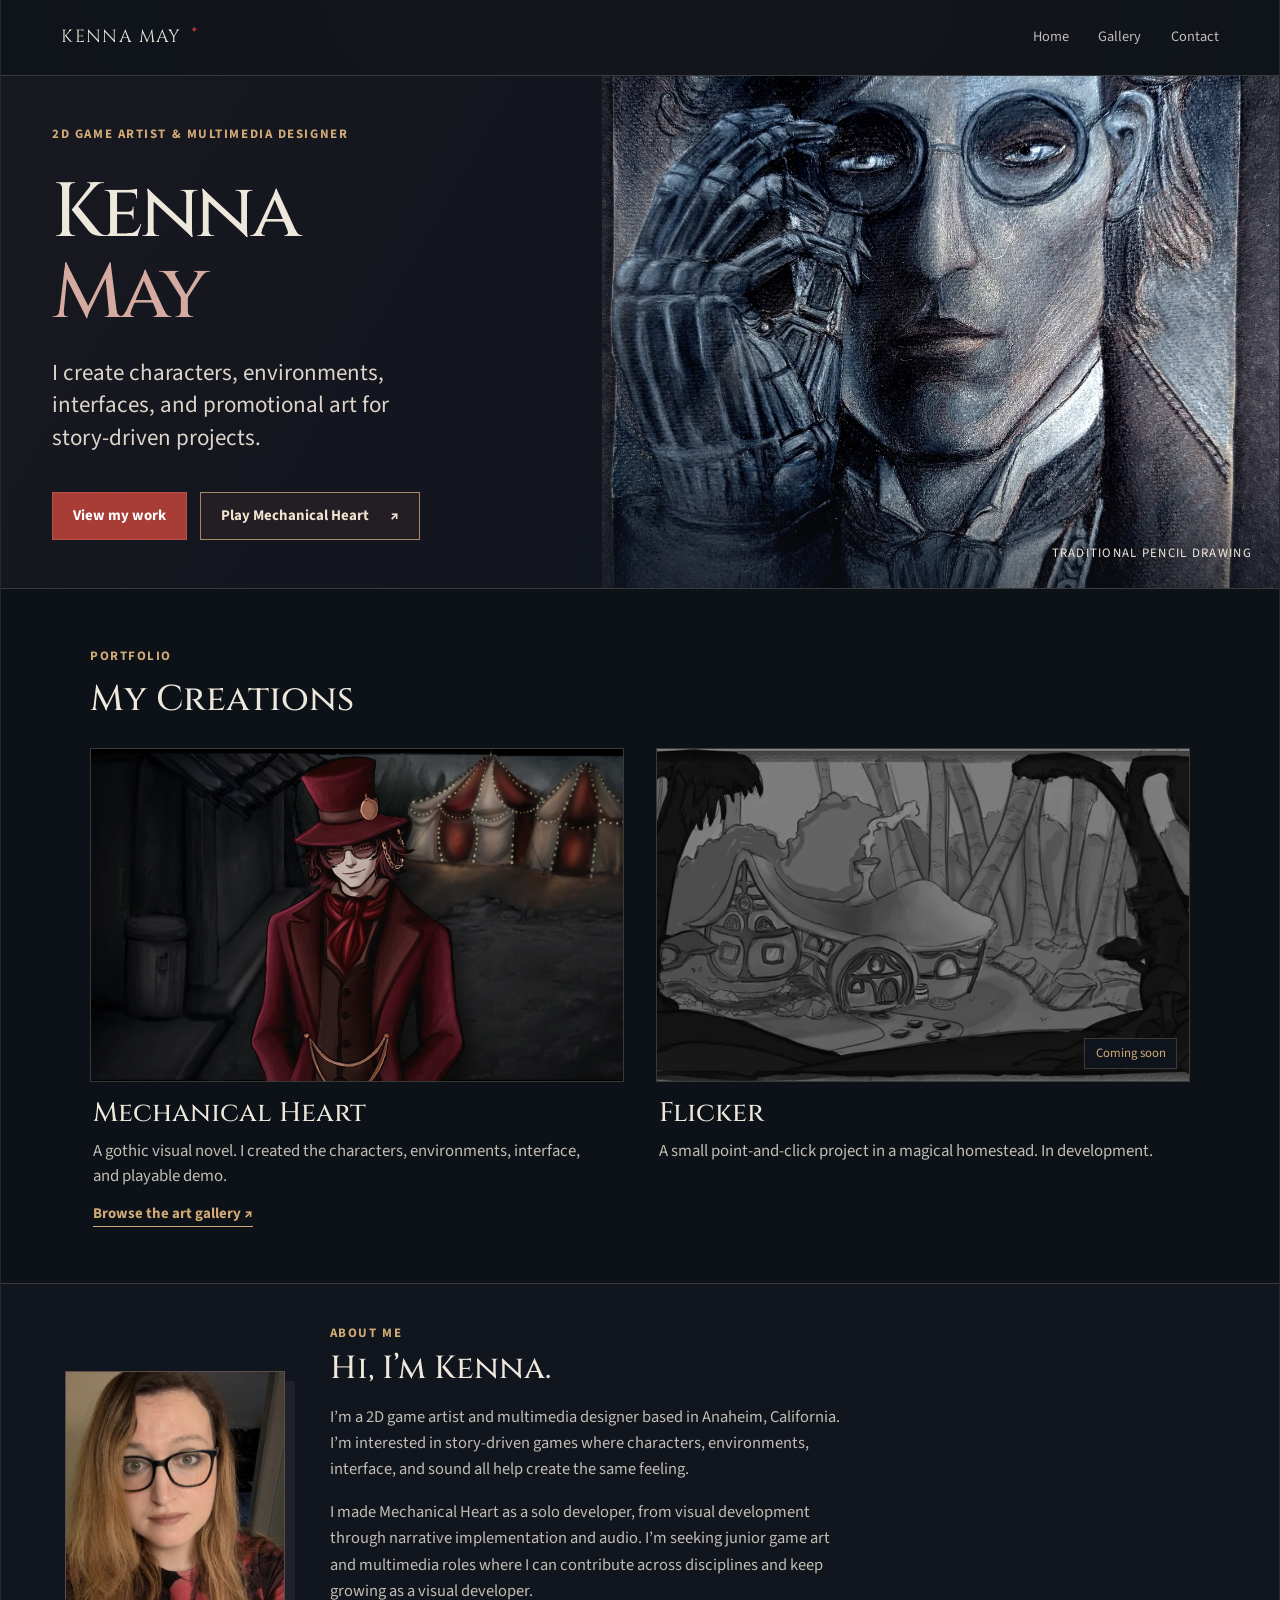
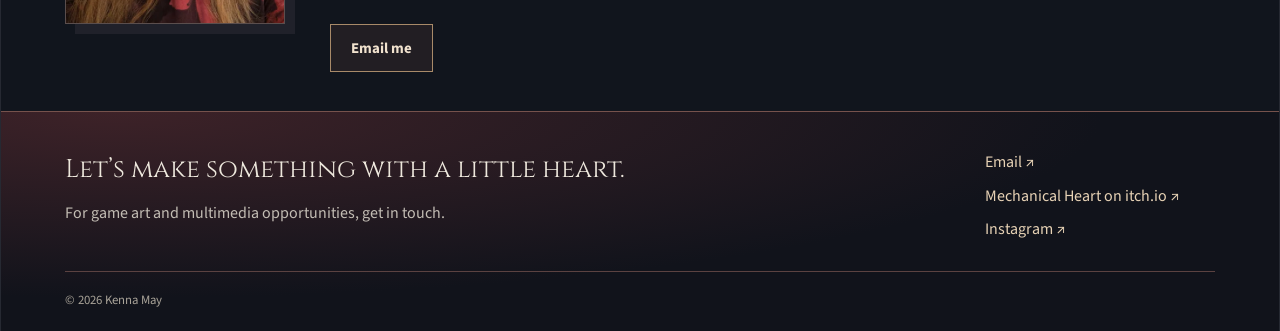
<file: index.html>
<!doctype html>
<html lang="en">
<head>
  <meta charset="utf-8">
  <meta name="viewport" content="width=device-width, initial-scale=1">
  <meta name="theme-color" content="#10141c">
  <meta name="description" content="Kenna May is a 2D game artist and multimedia designer. Explore her Mechanical Heart visual novel art and development process.">
  <title>Kenna May · 2D Game Artist</title>
  <link rel="icon" href="assets/heart-needle-favicon.png" type="image/png" sizes="128x128">
  <link rel="preconnect" href="https://fonts.googleapis.com">
  <link rel="preconnect" href="https://fonts.gstatic.com" crossorigin>
  <link href="https://fonts.googleapis.com/css2?family=Cinzel:wght@500;600&family=Source+Sans+3:wght@400;500;600;700&display=swap" rel="stylesheet">
  <link rel="stylesheet" href="styles.css">
  <link rel="stylesheet" href="compact.css">

  <style>
    /* Compact homepage project thumbnails. */
    .home-work .section-heading{max-width:1100px;margin:0 auto 1.75rem}
    .home-work .section-heading h2{font-size:clamp(1.9rem,2.8vw,2.6rem)}
    .project-thumbnails{display:grid;grid-template-columns:repeat(2,minmax(0,1fr));gap:clamp(1.25rem,3vw,2rem);max-width:1100px;margin-inline:auto;align-items:start}
    .project-thumbnail{min-width:0}
    .project-thumbnail-art{display:block;position:relative;isolation:isolate;aspect-ratio:16/10;overflow:hidden;border:1px solid var(--line);background:#171b24}
    a.project-thumbnail-art{transition:border-color .2s}
    a.project-thumbnail-art:hover{border-color:var(--gold)}
    .project-thumbnail-scene{position:absolute;inset:0;width:100%;height:100%;object-fit:cover}
    .project-thumbnail-mechanical .project-thumbnail-scene{filter:brightness(.65) saturate(.85)}
    .project-thumbnail-character{position:absolute;height:112%;width:auto;max-width:none;left:50%;bottom:-12%;transform:translateX(-50%);filter:drop-shadow(8px 10px 12px #0009)}
    .project-thumbnail-status{position:absolute;right:.75rem;bottom:.75rem;padding:.3rem .65rem;background:#10141ced;border:1px solid var(--line);color:var(--gold);font-size:.8rem}
    .project-thumbnail-copy{padding:1rem .2rem 0}
    .project-thumbnail-copy h3{font-size:clamp(1.3rem,2.1vw,1.7rem);margin:0 0 .6rem}
    .project-thumbnail-copy h3 a{text-decoration:none}
    .project-thumbnail-copy h3 a:hover{color:var(--gold)}
    .project-thumbnail-copy p{color:var(--muted);font-size:1.05rem;line-height:1.5;margin:0 0 .75rem}
    .project-thumbnail-copy .text-link{font-size:.93rem}
    @media(max-width:600px){.project-thumbnails{grid-template-columns:1fr;max-width:440px;gap:2rem}.home-work .section-heading{max-width:440px}}
  </style>
</head>
<body>
  <a class="skip-link" href="#main">Skip to work</a>
  <div class="site-frame">
    <header class="site-header">
      <a class="wordmark" href="#top" aria-label="Kenna May, back to top">KENNA MAY<span class="wordmark-mark" aria-hidden="true">✦</span></a>
      <nav aria-label="Main navigation"><a href="index.html" aria-current="page">Home</a><a href="visual-development.html">Gallery</a><a href="index.html#contact">Contact</a></nav>
    </header>

    <main id="main">
      <section class="home-hero" id="top" aria-labelledby="home-title">
        <div class="home-hero-copy">
          <p class="eyebrow">2D game artist &amp; multimedia designer</p>
          <h1 id="home-title">Kenna<br><em>May</em></h1>
          <p class="home-deck">I create characters, environments, interfaces, and promotional art for story-driven projects.</p>
          <div class="hero-actions"><a class="button button-primary" href="#work">View my work</a><a class="button button-secondary" href="https://pyre3.itch.io/mechanical-heart" target="_blank" rel="noopener noreferrer">Play Mechanical Heart <span aria-hidden="true">↗</span></a></div>
        </div>
        <div class="home-hero-art"><img src="assets/portrait-study.webp" alt="Blue-toned illustrated portrait of a character with round glasses and a mechanical hand" fetchpriority="high"><span>Traditional pencil drawing</span></div>
      </section>

      <section class="section home-work" id="work" aria-labelledby="home-work-title">
        <div class="section-heading"><div><p class="eyebrow">Portfolio</p><h2 id="home-work-title">My Creations</h2></div></div>
        <div class="project-thumbnails">
          <article class="project-thumbnail">
            <a class="project-thumbnail-art project-thumbnail-mechanical" href="mechanical-heart.html" aria-label="View the Mechanical Heart case study">
              <img class="project-thumbnail-scene" src="assets/circus-environment.webp" alt="Circus tents glowing at night" loading="lazy" decoding="async">
              <img class="project-thumbnail-character" src="assets/caster-sprite.webp" alt="" loading="lazy" decoding="async">
            </a>
            <div class="project-thumbnail-copy">
              <h3><a href="mechanical-heart.html">Mechanical Heart</a></h3>
              <p>A gothic visual novel. I created the characters, environments, interface, and playable demo.</p>
              <a class="text-link" href="visual-development.html">Browse the art gallery <span aria-hidden="true">↗</span></a>
            </div>
          </article>
          <article class="project-thumbnail">
            <div class="project-thumbnail-art">
              <img class="project-thumbnail-scene" src="assets/woodland-night-thumb.webp" alt="Grayscale fantasy cottage nestled among winding woodland trees" width="1000" height="486" loading="lazy" decoding="async">
              <span class="project-thumbnail-status">Coming soon</span>
            </div>
            <div class="project-thumbnail-copy">
              <h3>Flicker</h3>
              <p>A small point-and-click project in a magical homestead. In development.</p>
            </div>
          </article>
        </div>
      </section>

      <section class="section about-section" id="about" aria-labelledby="about-title"><div class="about-image"><img src="assets/kenna-portrait.webp" alt="Portrait of Kenna May"></div><div class="about-copy"><p class="eyebrow">About me</p><h2 id="about-title">Hi, I’m Kenna.</h2><p>I’m a 2D game artist and multimedia designer based in Anaheim, California. I’m interested in story-driven games where characters, environments, interface, and sound all help create the same feeling.</p><p>I made Mechanical Heart as a solo developer, from visual development through narrative implementation and audio. I’m seeking junior game art and multimedia roles where I can contribute across disciplines and keep growing as a visual developer.</p><a class="button button-secondary" href="mailto:kennamayphone@gmail.com">Email me</a></div></section>
    </main>

    <footer class="site-footer" id="contact"><div><span class="footer-title">Let’s make something with a little heart.</span><p>For game art and multimedia opportunities, get in touch.</p></div><div class="footer-links"><a href="mailto:kennamayphone@gmail.com">Email ↗</a><a href="https://pyre3.itch.io/mechanical-heart" target="_blank" rel="noopener noreferrer">Mechanical Heart on itch.io ↗</a><a href="https://www.instagram.com/black.cat.psd" target="_blank" rel="noopener noreferrer">Instagram ↗</a></div><small>© 2026 Kenna May</small></footer>
  </div>
</body>
</html>
</file>
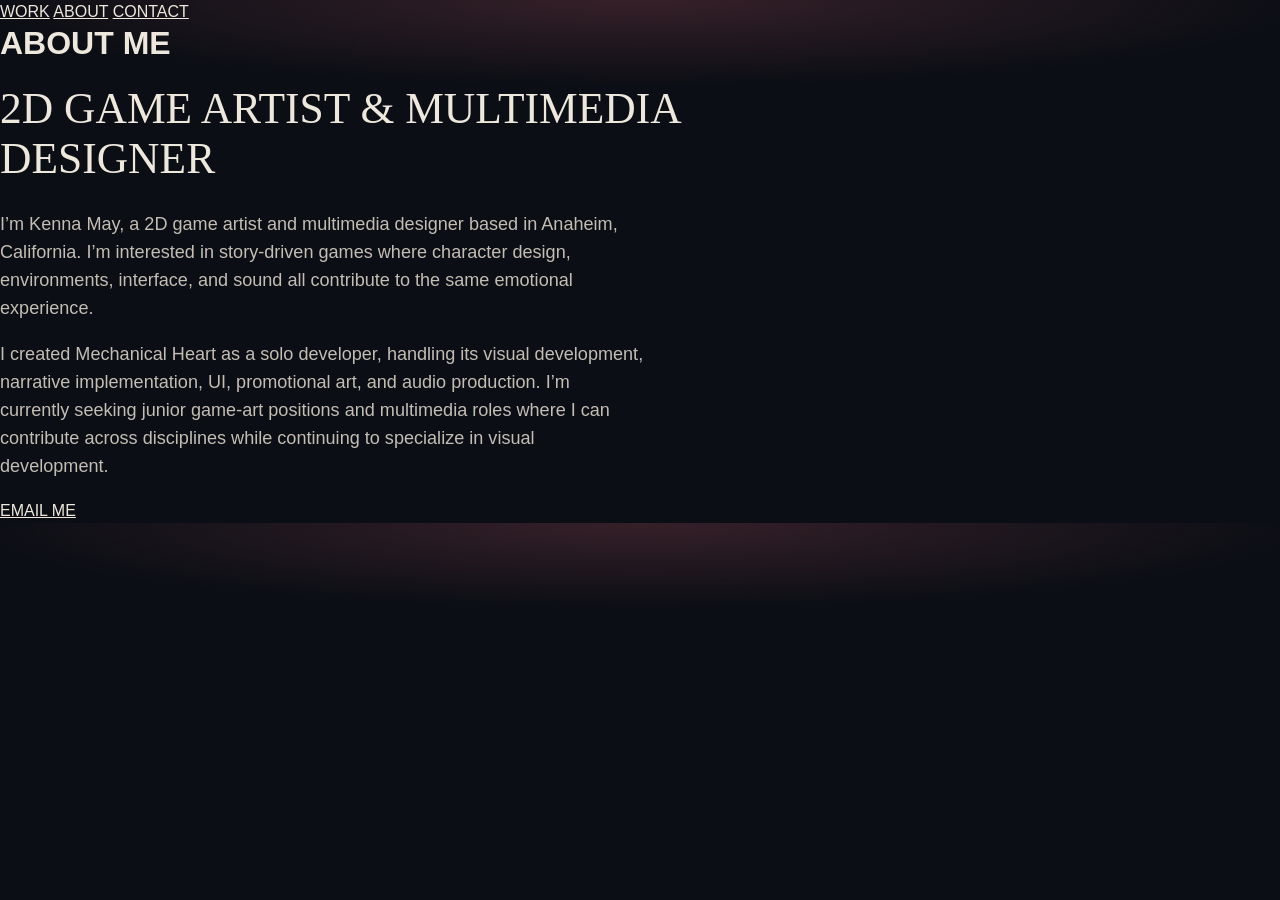
<file: about.html>
<!doctype html>
<html lang="en">
<head>
  <meta charset="utf-8" />
  <meta name="viewport" content="width=device-width, initial-scale=1" />
  <title>About Kenna May</title>
  <link rel="stylesheet" href="styles.css" />
</head>
<body>
  <div class="site-shell">
    <header class="site-nav">
      <nav class="site-nav-links" aria-label="Primary navigation">
        <a href="index.html#work">WORK</a>
        <a href="index.html#about">ABOUT</a>
        <a href="index.html#contact">CONTACT</a>
      </nav>
    </header>

    <main class="container about-page">
      <div class="about-grid">
        <div class="about-portrait" role="img" aria-label="Illustrated character portrait by Kenna May"></div>
        <div class="about-copy">
          <h1>ABOUT ME</h1>
          <h2>2D GAME ARTIST &amp; MULTIMEDIA DESIGNER</h2>
          <p>I’m Kenna May, a 2D game artist and multimedia designer based in Anaheim, California. I’m interested in story-driven games where character design, environments, interface, and sound all contribute to the same emotional experience.</p>
          <p>I created Mechanical Heart as a solo developer, handling its visual development, narrative implementation, UI, promotional art, and audio production. I’m currently seeking junior game-art positions and multimedia roles where I can contribute across disciplines while continuing to specialize in visual development.</p>
          <div class="about-links">
            <a class="about-link" href="mailto:kennamayphone@gmail.com">EMAIL ME</a>
          </div>
        </div>
      </div>
    </main>
  </div>
</body>
</html>
</file>
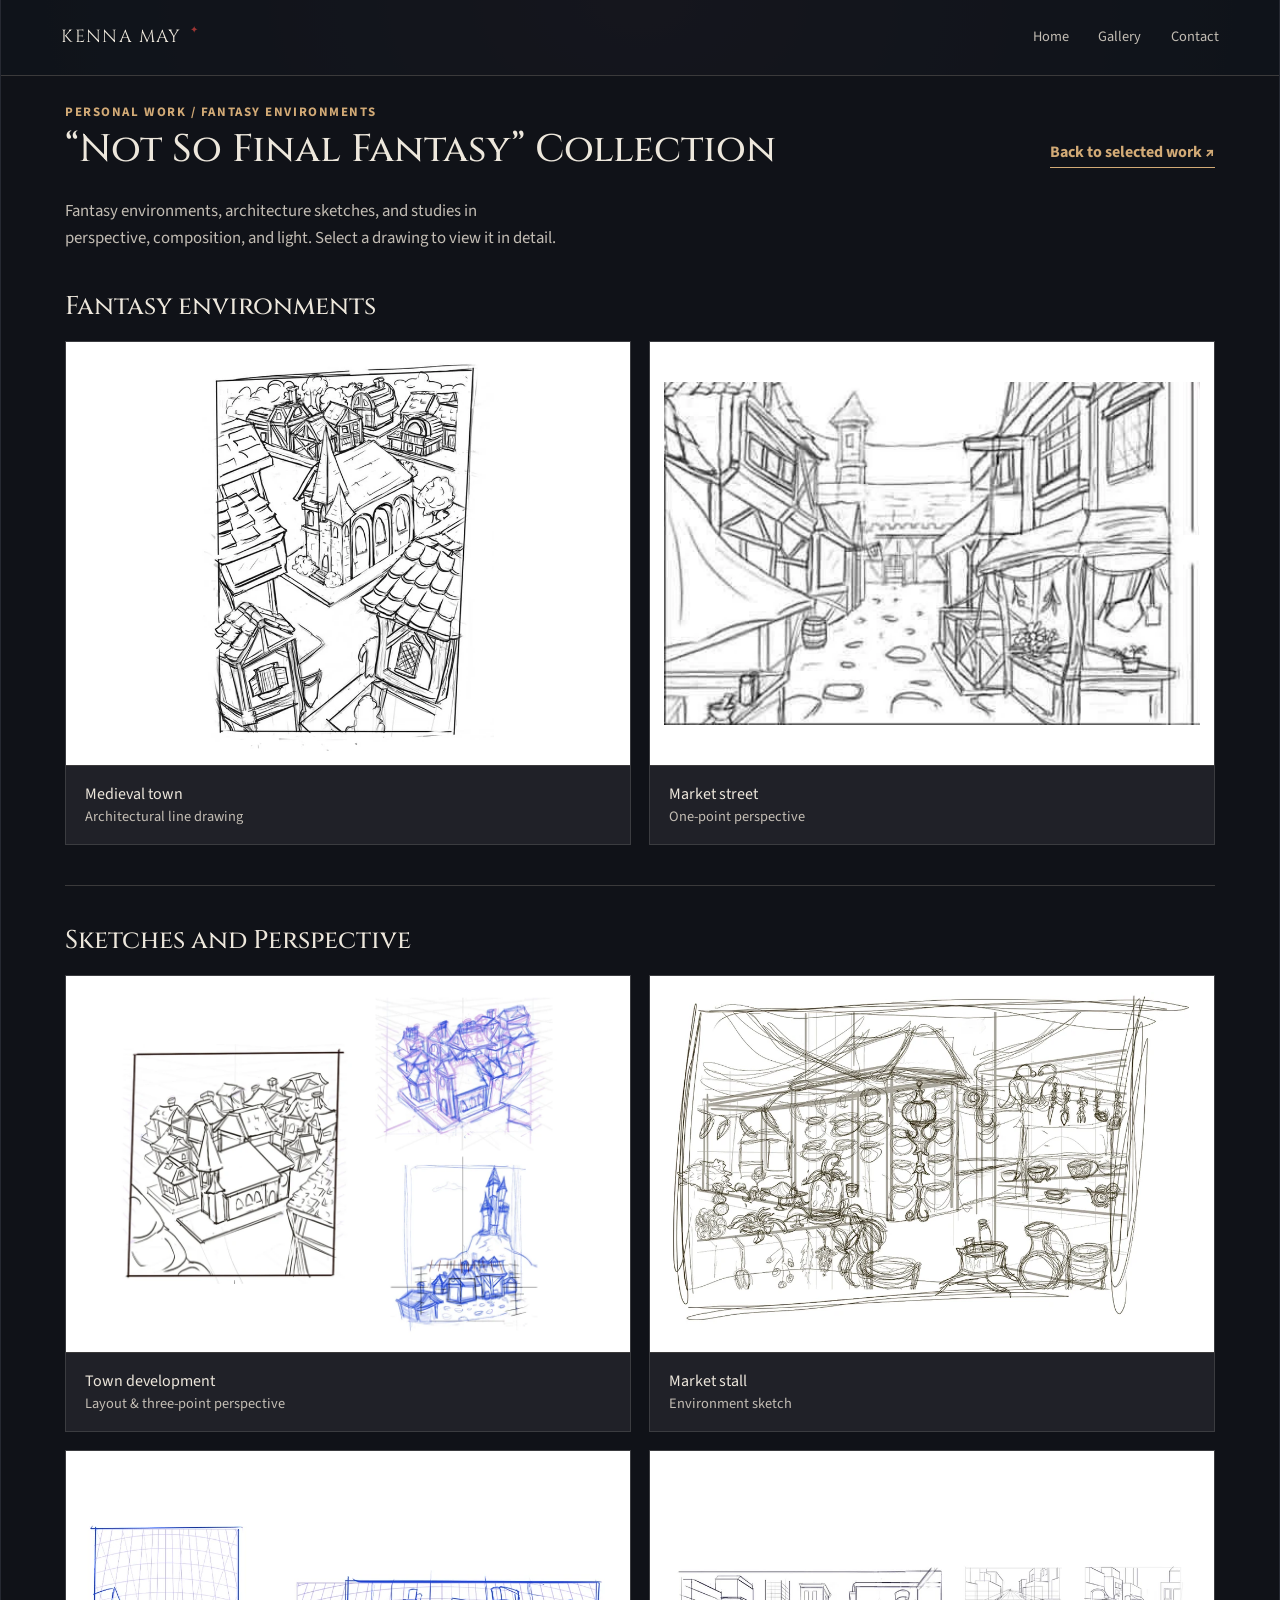
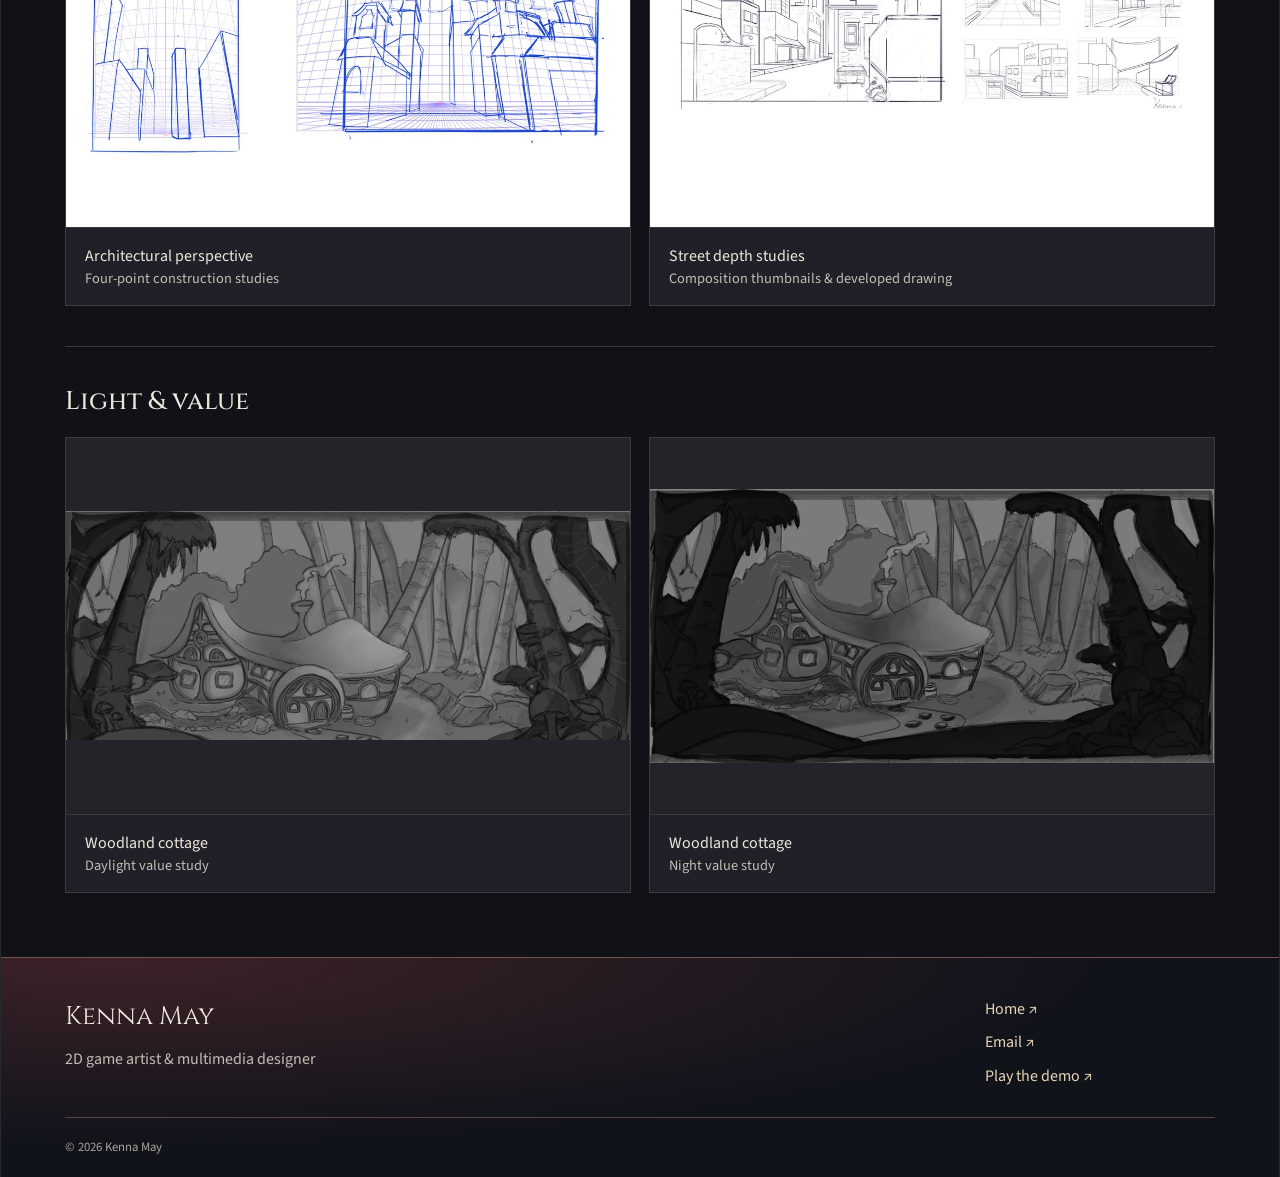
<file: additional-artwork.html>
<!doctype html>
<html lang="en">
<head>
  <meta charset="utf-8">
  <meta name="viewport" content="width=device-width, initial-scale=1">
  <meta name="theme-color" content="#10141c">
  <meta name="description" content="Explore Kenna May's fantasy environment drawings and value studies.">
  <title>“Not So Final Fantasy” Collection · Kenna May</title>
  <link rel="icon" href="assets/heart-needle-favicon.png" type="image/png" sizes="128x128">
  <link rel="preconnect" href="https://fonts.googleapis.com">
  <link rel="preconnect" href="https://fonts.gstatic.com" crossorigin>
  <link href="https://fonts.googleapis.com/css2?family=Cinzel:wght@500;600&family=Source+Sans+3:wght@400;500;600;700&display=swap" rel="stylesheet">
  <link rel="stylesheet" href="styles.css">
  <link rel="stylesheet" href="compact.css">
  <script src="site.js" defer></script>
</head>
<body>
  <a class="skip-link" href="#main">Skip to gallery</a>
  <div class="site-frame">
    <header class="site-header"><a class="wordmark" href="index.html" aria-label="Kenna May, homepage">KENNA MAY<span class="wordmark-mark" aria-hidden="true">✦</span></a><nav aria-label="Main navigation"><a href="index.html">Home</a><a href="visual-development.html">Gallery</a><a href="index.html#contact">Contact</a></nav></header>
    <main id="main" class="gallery-wall-page">
      <header class="gallery-wall-top"><div><p class="eyebrow">Personal work / Fantasy environments</p><h1>“Not So Final Fantasy” Collection</h1></div><a class="text-link" href="index.html#work">Back to selected work <span aria-hidden="true">↗</span></a></header>
      <p class="additional-artwork-intro">Fantasy environments, architecture sketches, and studies in perspective, composition, and light. Select a drawing to view it in detail.</p>
      <section class="additional-artwork-section additional-artwork-featured" aria-labelledby="fantasy-environments">
        <h2 id="fantasy-environments">Fantasy environments</h2>
        <div class="gallery-wall-grid additional-artwork-grid">
          <figure class="gallery-wall-card is-contained artwork-paper"><button class="art-button" type="button" data-full="assets/fantasy-medieval-town.webp" data-caption="Medieval town · Architectural line drawing" aria-label="Enlarge Medieval town Architectural line drawing"><img src="assets/fantasy-medieval-town-thumb.webp" alt="An elevated view of a medieval town with a central chapel, timber-framed houses, and tiled rooftops" width="531" height="720" decoding="async"></button><figcaption>Medieval town<span>Architectural line drawing</span></figcaption></figure>
          <figure class="gallery-wall-card is-contained artwork-paper"><button class="art-button" type="button" data-full="assets/fantasy-market-street.webp" data-caption="Market street · One-point perspective" aria-label="Enlarge Market street One-point perspective"><img src="assets/fantasy-market-street-thumb.webp" alt="A hand-drawn medieval market street lined with timber buildings, awnings, crates, and a distant tower" width="504" height="323" decoding="async"></button><figcaption>Market street<span>One-point perspective</span></figcaption></figure>
        </div>
      </section>
      <section class="additional-artwork-section " aria-labelledby="environment-sketchbook">
        <h2 id="environment-sketchbook">Sketches and Perspective</h2>
        <div class="gallery-wall-grid additional-artwork-grid">
          <figure class="gallery-wall-card is-contained artwork-paper"><button class="art-button" type="button" data-full="assets/fantasy-town-development.webp" data-caption="Town development · Layout &amp; three-point perspective" aria-label="Enlarge Town development Layout &amp; three-point perspective"><img src="assets/fantasy-town-development-thumb.webp" alt="Medieval town composition sketch beside blue construction drawings of the town and a hilltop castle" width="960" height="720" loading="lazy" decoding="async"></button><figcaption>Town development<span>Layout &amp; three-point perspective</span></figcaption></figure>
          <figure class="gallery-wall-card is-contained artwork-paper"><button class="art-button" type="button" data-full="assets/fantasy-market-sketch.webp" data-caption="Market stall · Environment sketch" aria-label="Enlarge Market stall Environment sketch"><img src="assets/fantasy-market-sketch-thumb.webp" alt="A fantasy market stall with hanging lamps, baskets, plants, pottery, and shelves" width="980" height="630" loading="lazy" decoding="async"></button><figcaption>Market stall<span>Environment sketch</span></figcaption></figure>
          <figure class="gallery-wall-card is-contained artwork-paper"><button class="art-button" type="button" data-full="assets/fantasy-four-point.webp" data-caption="Architectural perspective · Four-point construction studies" aria-label="Enlarge Architectural perspective Four-point construction studies"><img src="assets/fantasy-four-point-thumb.webp" alt="Blue perspective grids with architectural block-ins and a curved view along a medieval street" width="980" height="459" loading="lazy" decoding="async"></button><figcaption>Architectural perspective<span>Four-point construction studies</span></figcaption></figure>
          <figure class="gallery-wall-card is-contained artwork-paper"><button class="art-button" type="button" data-full="assets/fantasy-street-depth.webp" data-caption="Street depth studies · Composition thumbnails &amp; developed drawing" aria-label="Enlarge Street depth studies Composition thumbnails &amp; developed drawing"><img src="assets/fantasy-street-depth-thumb.webp" alt="A developed street drawing beside four thumbnail studies of foreground, middle ground, and background" width="980" height="398" loading="lazy" decoding="async"></button><figcaption>Street depth studies<span>Composition thumbnails &amp; developed drawing</span></figcaption></figure>
        </div>
      </section>
      <section class="additional-artwork-section " aria-labelledby="environment-values">
        <h2 id="environment-values">Light &amp; value</h2>
        <div class="gallery-wall-grid additional-artwork-grid">
          <figure class="gallery-wall-card is-contained"><button class="art-button" type="button" data-full="assets/woodland-day.webp" data-caption="Woodland cottage · Daylight value study" aria-label="Enlarge Woodland cottage Daylight value study"><img src="assets/woodland-day-thumb.webp" alt="A curved-roof fantasy cottage framed by woodland trees in a lighter grayscale value study" width="1000" height="406" loading="lazy" decoding="async"></button><figcaption>Woodland cottage<span>Daylight value study</span></figcaption></figure>
          <figure class="gallery-wall-card is-contained"><button class="art-button" type="button" data-full="assets/woodland-night.webp" data-caption="Woodland cottage · Night value study" aria-label="Enlarge Woodland cottage Night value study"><img src="assets/woodland-night-thumb.webp" alt="The fantasy cottage surrounded by dark trees in a contrasting nighttime value study" width="1000" height="486" loading="lazy" decoding="async"></button><figcaption>Woodland cottage<span>Night value study</span></figcaption></figure>
        </div>
      </section>
    </main>
    <footer class="site-footer" id="contact"><div><span class="footer-title">Kenna May</span><p>2D game artist &amp; multimedia designer</p></div><div class="footer-links"><a href="index.html">Home ↗</a><a href="mailto:kennamayphone@gmail.com">Email ↗</a><a href="https://pyre3.itch.io/mechanical-heart" target="_blank" rel="noopener noreferrer">Play the demo ↗</a></div><small>© <span id="year">2026</span> Kenna May</small></footer>
  </div>
  <dialog class="lightbox" id="art-dialog" aria-label="Artwork preview"><div class="lightbox-toolbar"><span id="lightbox-caption"></span><button id="lightbox-close" type="button" aria-label="Close artwork preview">Close ✕</button></div><div class="lightbox-view"><button id="lightbox-prev" class="lightbox-arrow" type="button" aria-label="Previous artwork">‹</button><img id="lightbox-image" alt=""><button id="lightbox-next" class="lightbox-arrow" type="button" aria-label="Next artwork">›</button></div><span class="lightbox-count" id="lightbox-count"></span></dialog>
</body>
</html>
</file>
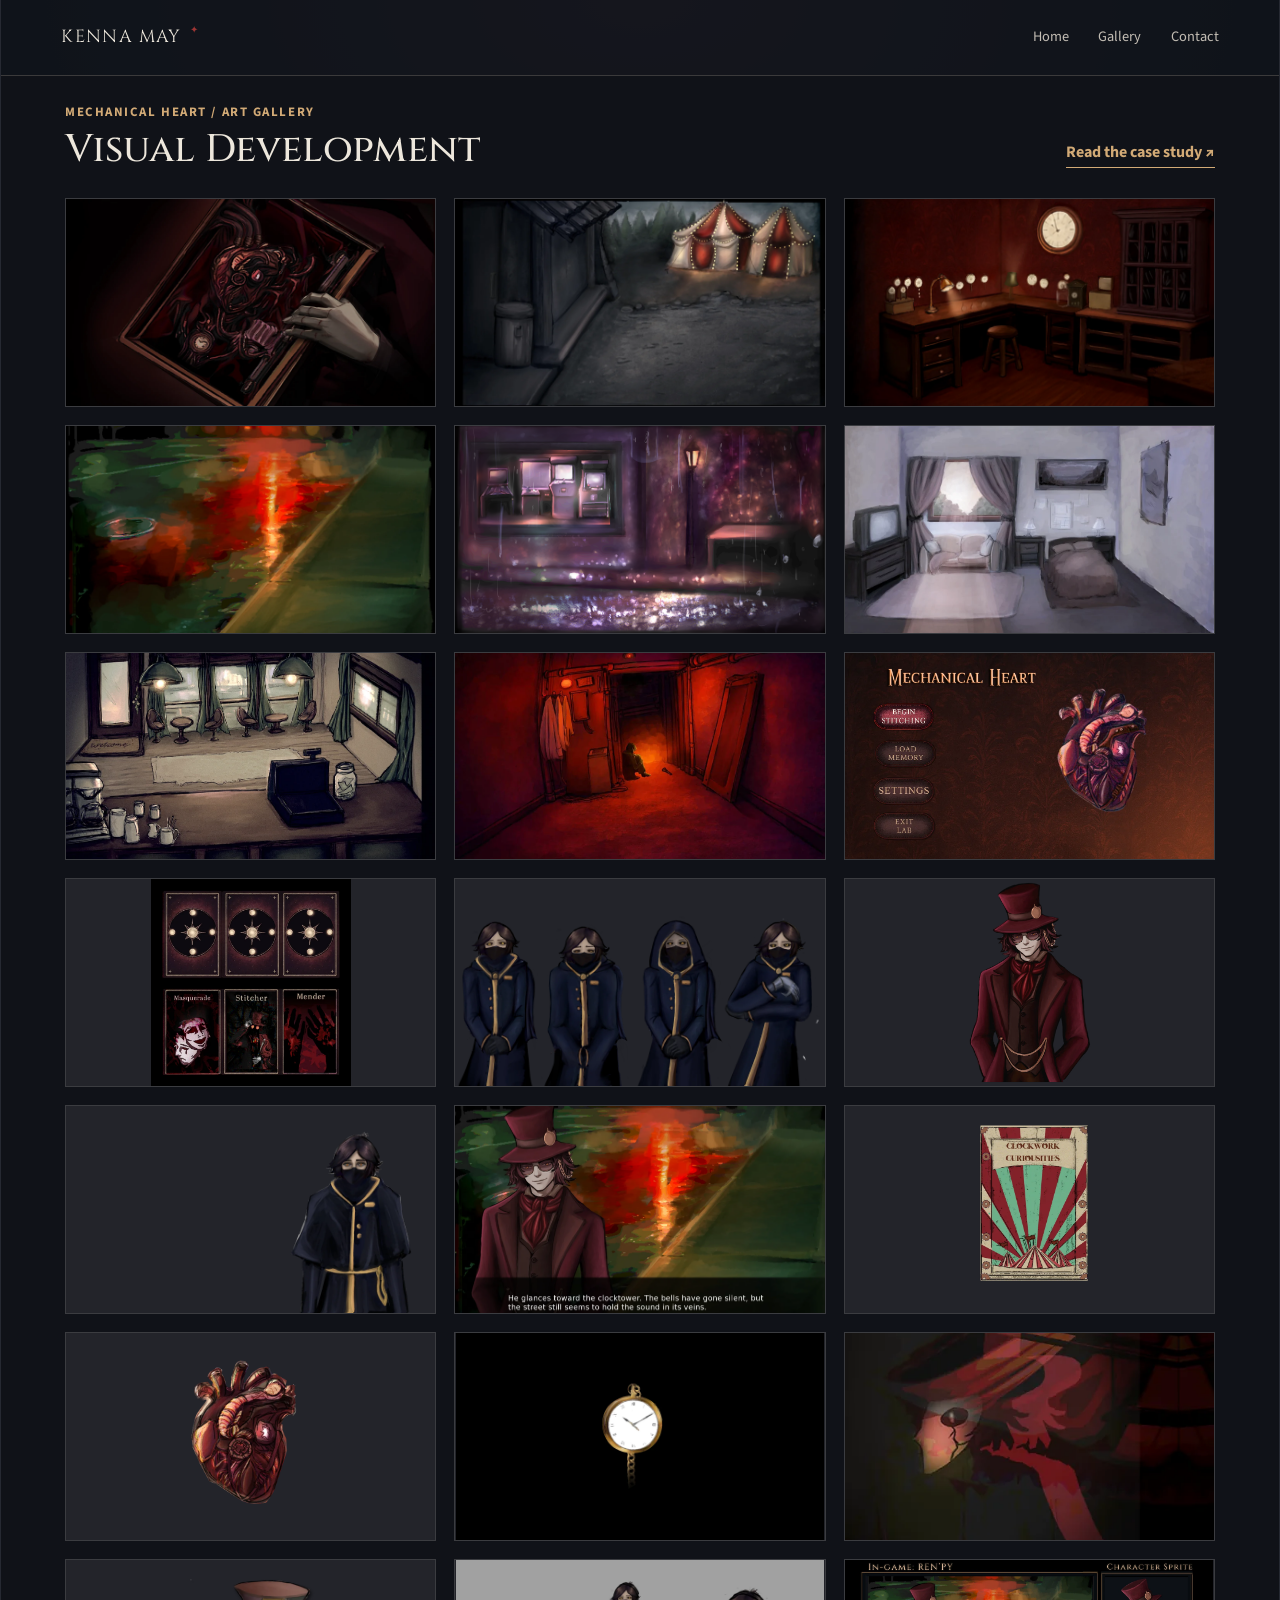
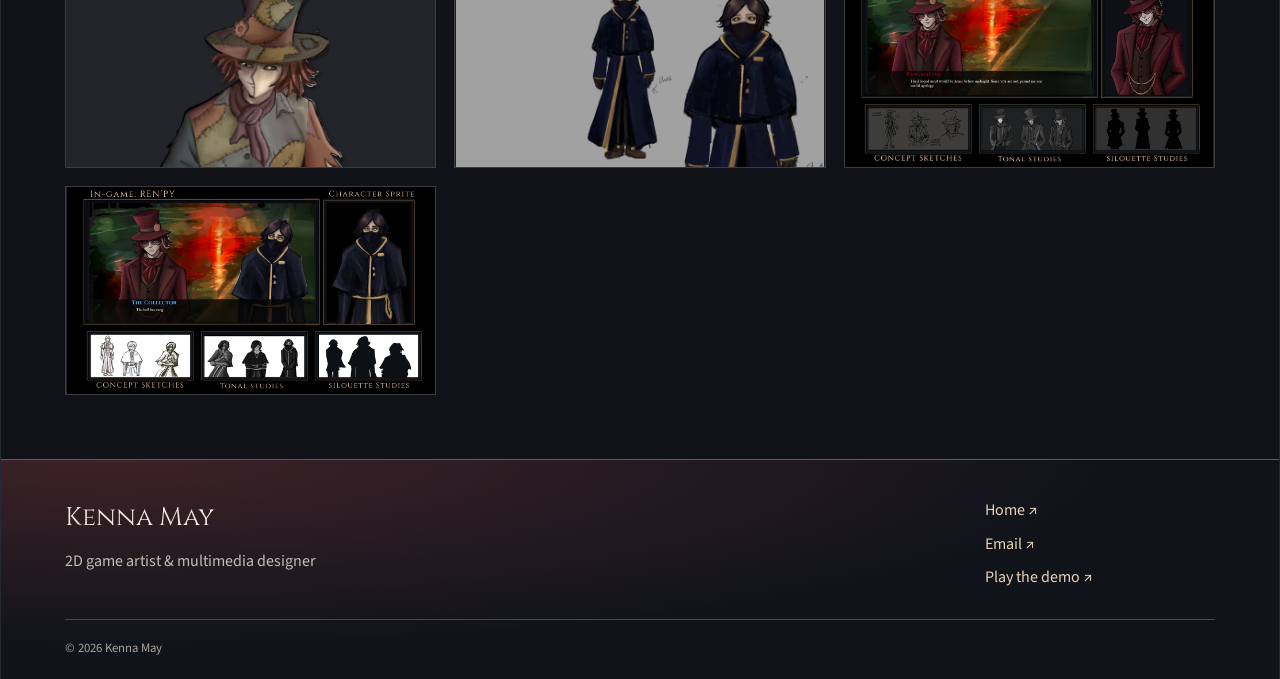
<file: gallery.html>
<!doctype html>
<html lang="en">
<head>
  <meta charset="utf-8">
  <meta name="viewport" content="width=device-width, initial-scale=1">
  <meta name="theme-color" content="#10141c">
  <meta name="description" content="Browse Kenna May's Mechanical Heart visual development artwork.">
  <title>Visual Development · Kenna May</title>
  <link rel="icon" href="assets/heart-needle-favicon.png" type="image/png" sizes="128x128">
  <link rel="preconnect" href="https://fonts.googleapis.com">
  <link rel="preconnect" href="https://fonts.gstatic.com" crossorigin>
  <link href="https://fonts.googleapis.com/css2?family=Cinzel:wght@500;600&family=Source+Sans+3:wght@400;500;600;700&display=swap" rel="stylesheet">
  <link rel="stylesheet" href="styles.css">
  <link rel="stylesheet" href="compact.css">
  <script src="site.js" defer></script>
</head>
<body>
  <a class="skip-link" href="#main">Skip to gallery</a>
  <div class="site-frame">
    <header class="site-header"><a class="wordmark" href="index.html" aria-label="Kenna May, homepage">KENNA MAY<span class="wordmark-mark" aria-hidden="true">✦</span></a><nav aria-label="Main navigation"><a href="index.html">Home</a><a href="visual-development.html" aria-current="page">Gallery</a><a href="index.html#contact">Contact</a></nav></header>
    <main id="main" class="gallery-wall-page">
      <header class="gallery-wall-top"><div><p class="eyebrow">Mechanical Heart / Art gallery</p><h1>Visual Development</h1></div><a class="text-link" href="mechanical-heart.html">Read the case study <span aria-hidden="true">↗</span></a></header>
      <div class="gallery-wall-grid" aria-label="Mechanical Heart artwork">
        <figure class="gallery-wall-card"><button class="art-button" type="button" data-full="assets/gallery-heart-detail.webp" data-caption="Mechanical heart detail" aria-label="Enlarge Mechanical heart detail"><img src="assets/gallery-heart-detail.webp" alt="Mechanical heart illustration held in a frame"></button><figcaption class="sr-only">Mechanical heart detail</figcaption></figure>
        <figure class="gallery-wall-card"><button class="art-button" type="button" data-full="assets/circus-environment.webp" data-caption="Circus grounds" aria-label="Enlarge Circus grounds"><img src="assets/circus-environment.webp" alt="Circus tents glowing beyond a dark street"></button><figcaption class="sr-only">Circus grounds</figcaption></figure>
        <figure class="gallery-wall-card"><button class="art-button" type="button" data-full="assets/shop-game.webp" data-caption="Ash &amp; Cog Repairs" aria-label="Enlarge Ash &amp; Cog Repairs"><img src="assets/shop-game.webp" alt="Clock shop interior lit in deep red"></button><figcaption class="sr-only">Ash &amp; Cog Repairs</figcaption></figure>
        <figure class="gallery-wall-card"><button class="art-button" type="button" data-full="assets/gallery-walk.webp" data-caption="Night walk study" aria-label="Enlarge Night walk study"><img src="assets/gallery-walk.webp" alt="Wet street with reflected orange and green light"></button><figcaption class="sr-only">Night walk study</figcaption></figure>
        <figure class="gallery-wall-card"><button class="art-button" type="button" data-full="Images/street_night_wet.webp" data-caption="Wet night street" aria-label="Enlarge Wet night street"><img src="Images/street_night_wet.webp" alt="Wet street at night"></button><figcaption class="sr-only">Wet night street</figcaption></figure>
        <figure class="gallery-wall-card"><button class="art-button" type="button" data-full="assets/gallery-bedroom-final.webp" data-caption="Bedroom environment" aria-label="Enlarge bedroom environment"><img src="assets/gallery-bedroom-final-thumb.webp" alt="Painted bedroom with soft lavender light, a sofa beneath the window, a television, and a bed" width="960" height="540" loading="lazy" decoding="async"></button><figcaption class="sr-only">Bedroom environment</figcaption></figure>
        <figure class="gallery-wall-card"><button class="art-button" type="button" data-full="assets/gallery-coffee-shop.webp" data-caption="Coffee shop interior" aria-label="Enlarge coffee shop interior"><img src="assets/gallery-coffee-shop-thumb.webp" alt="Moody coffee shop interior seen from behind the counter, with green curtains, window seating, and glowing pendant lamps" width="959" height="540" loading="lazy" decoding="async"></button><figcaption class="sr-only">Coffee shop interior</figcaption></figure>
        <figure class="gallery-wall-card"><button class="art-button" type="button" data-full="assets/gallery-dream.webp" data-caption="Dream corridor" aria-label="Enlarge Dream corridor"><img src="assets/gallery-dream.webp" alt="Red-lit corridor with a small figure by an open doorway"></button><figcaption class="sr-only">Dream corridor</figcaption></figure>
        <figure class="gallery-wall-card"><button class="art-button" type="button" data-full="assets/menu-ui.webp" data-caption="Title menu" aria-label="Enlarge Title menu"><img src="assets/menu-ui.webp" alt="Mechanical Heart title menu with anatomical heart"></button><figcaption class="sr-only">Title menu</figcaption></figure>
        <figure class="gallery-wall-card is-contained"><button class="art-button" type="button" data-full="assets/oracle-cards-combined.webp" data-caption="Oracle cards · Covers and reveals" aria-label="Enlarge oracle card covers and reveals"><img src="assets/oracle-cards-combined-thumb.webp" alt="Three star-patterned oracle card covers above the Masquerade, Stitcher, and Mender card reveals" width="720" height="744" loading="lazy" decoding="async"></button><figcaption class="sr-only">Oracle cards · Covers and reveals</figcaption></figure>
        <figure class="gallery-wall-card is-contained"><button class="art-button" type="button" data-full="assets/gallery-collector.webp" data-caption="Collector designs" aria-label="Enlarge Collector designs"><img src="assets/gallery-collector.webp" alt="Four costume and expression variations of the Collector"></button><figcaption class="sr-only">Collector designs</figcaption></figure>
        <figure class="gallery-wall-card is-contained"><button class="art-button" type="button" data-full="assets/caster-sprite.webp" data-caption="Caster dialogue sprite" aria-label="Enlarge Caster dialogue sprite"><img src="assets/caster-sprite.webp" alt="Caster in his crimson coat and tall hat"></button><figcaption class="sr-only">Caster dialogue sprite</figcaption></figure>
        <figure class="gallery-wall-card is-contained"><button class="art-button" type="button" data-full="assets/gallery-c3.webp" data-caption="Collector sprite study" aria-label="Enlarge Collector sprite study"><img src="assets/gallery-c3.webp" alt="The Collector in a dark blue cloak"></button><figcaption class="sr-only">Collector sprite study</figcaption></figure>
        <figure class="gallery-wall-card"><button class="art-button" type="button" data-full="assets/gallery-mhcaster.webp" data-caption="Caster in-game scene" aria-label="Enlarge Caster in-game scene"><img src="assets/gallery-mhcaster.webp" alt="Mechanical Heart scene with Caster over a rainy street"></button><figcaption class="sr-only">Caster in-game scene</figcaption></figure>
        <figure class="gallery-wall-card is-contained"><button class="art-button" type="button" data-full="assets/circus-flyer.webp" data-caption="Circus flyer" aria-label="Enlarge Circus flyer"><img src="assets/circus-flyer.webp" alt="Red and green Clockwork Curiosities flyer"></button><figcaption class="sr-only">Circus flyer</figcaption></figure>
        <figure class="gallery-wall-card is-contained"><button class="art-button" type="button" data-full="assets/gallery-heart-redline.webp" data-caption="Heart illustration" aria-label="Enlarge Heart illustration"><img src="assets/gallery-heart-redline.webp" alt="Painted anatomical mechanical heart"></button><figcaption class="sr-only">Heart illustration</figcaption></figure>
        <figure class="gallery-wall-card is-contained"><button class="art-button" type="button" data-full="assets/gallery-dream-panel.webp" data-caption="Pocket watch" aria-label="Enlarge Pocket watch"><img src="assets/gallery-dream-panel.webp" alt="Gold pocket watch against black"></button><figcaption class="sr-only">Pocket watch</figcaption></figure>
        <figure class="gallery-wall-card"><button class="art-button" type="button" data-full="assets/promo-art.webp" data-caption="Mechanical Heart promotional art" aria-label="Enlarge Mechanical Heart promotional art"><img src="assets/promo-art.webp" alt="Red silhouette of Caster beneath the circus tent"></button><figcaption class="sr-only">Mechanical Heart promotional art</figcaption></figure>
        <figure class="gallery-wall-card is-contained"><button class="art-button" type="button" data-full="assets/gallery-proto.webp" data-caption="Prototype-4 concept" aria-label="Enlarge Prototype-4 concept"><img src="assets/gallery-proto.webp" alt="Early design of Prototype-4 with hat and patched face"></button><figcaption class="sr-only">Prototype-4 concept</figcaption></figure>
        <figure class="gallery-wall-card is-contained"><button class="art-button" type="button" data-full="assets/gallery-collector-concept.webp" data-caption="Collector early concept" aria-label="Enlarge Collector early concept"><img src="assets/gallery-collector-concept.webp" alt="Early full-body and portrait studies of the Collector"></button><figcaption class="sr-only">Collector early concept</figcaption></figure>
        <figure class="gallery-wall-card is-contained" id="character-process-gallery"><button class="art-button" type="button" data-full="assets/caster-process-sheet.png" data-caption="Caster · Character process sheet" aria-label="Enlarge Caster character process sheet"><img src="assets/caster-process-sheet-thumb.webp" alt="Caster process sheet with concept sketches, tonal studies, silhouettes, final sprite, and a Ren’Py dialogue scene" width="1280" height="720" loading="lazy" decoding="async"></button><figcaption class="sr-only">Caster · Character process sheet</figcaption></figure>
        <figure class="gallery-wall-card is-contained"><button class="art-button" type="button" data-full="assets/collector-process-sheet.webp" data-caption="The Collector · Character process sheet" aria-label="Enlarge the Collector character process sheet"><img src="assets/collector-process-sheet-thumb.webp" alt="Collector process sheet with concept sketches, tonal studies, silhouettes, final cloaked sprite, and a Ren’Py scene with Caster" width="1280" height="720" loading="lazy" decoding="async"></button><figcaption class="sr-only">The Collector · Character process sheet</figcaption></figure>
      </div>
    </main>
    <footer class="site-footer" id="contact"><div><span class="footer-title">Kenna May</span><p>2D game artist &amp; multimedia designer</p></div><div class="footer-links"><a href="index.html">Home ↗</a><a href="mailto:kennamayphone@gmail.com">Email ↗</a><a href="https://pyre3.itch.io/mechanical-heart" target="_blank" rel="noopener noreferrer">Play the demo ↗</a></div><small>© <span id="year">2026</span> Kenna May</small></footer>
  </div>
  <dialog class="lightbox" id="art-dialog" aria-label="Artwork preview"><div class="lightbox-toolbar"><span id="lightbox-caption"></span><button id="lightbox-close" type="button" aria-label="Close artwork preview">Close ✕</button></div><div class="lightbox-view"><button id="lightbox-prev" class="lightbox-arrow" type="button" aria-label="Previous artwork">‹</button><img id="lightbox-image" alt=""><button id="lightbox-next" class="lightbox-arrow" type="button" aria-label="Next artwork">›</button></div><span class="lightbox-count" id="lightbox-count"></span></dialog>
</body>
</html>
</file>
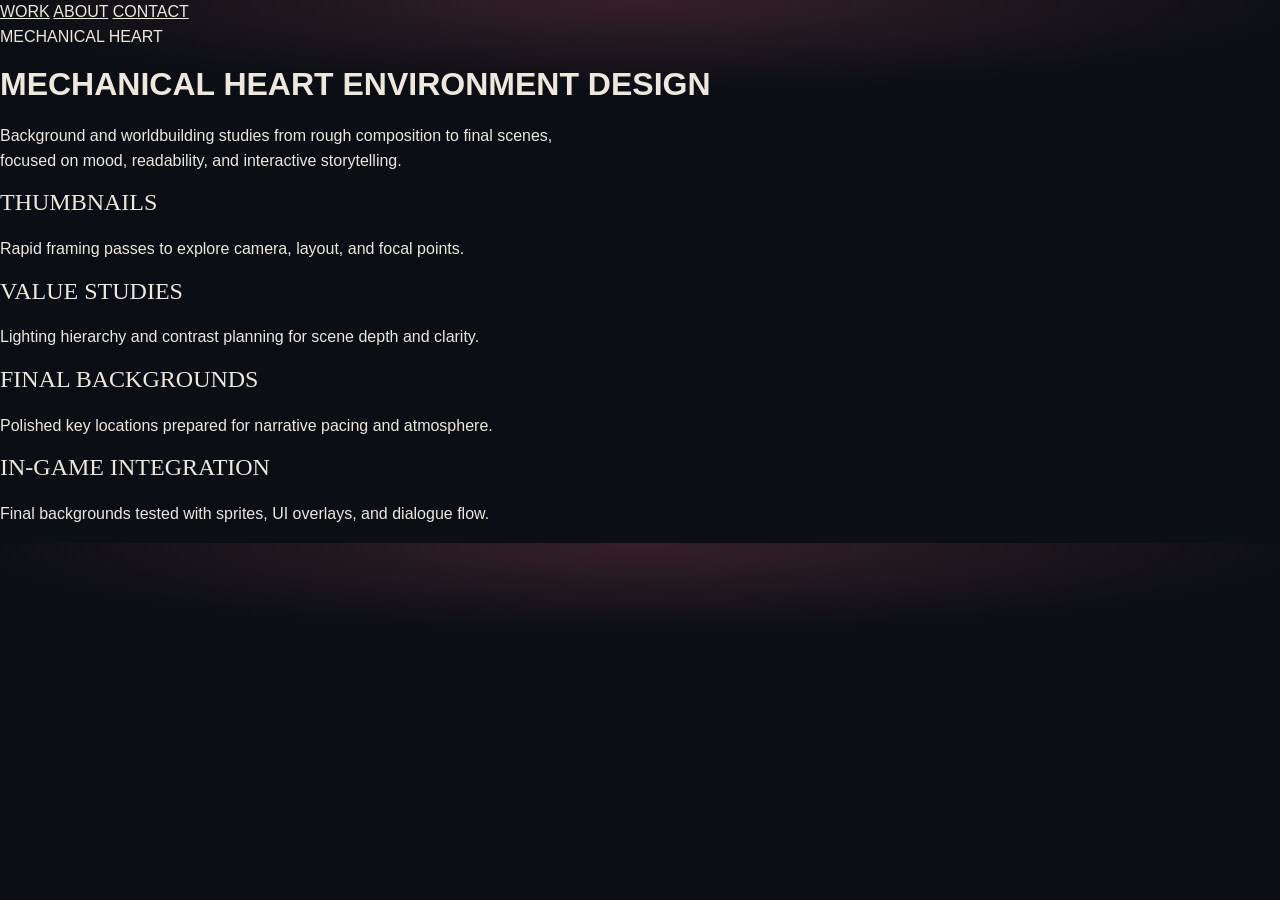
<file: mechanical-heart-environments.html>
<!doctype html>
<html lang="en">
<head>
  <meta charset="utf-8" />
  <meta name="viewport" content="width=device-width, initial-scale=1" />
  <title>Mechanical Heart Environment Design - Kenna May</title>
  <link rel="stylesheet" href="styles.css" />
</head>
<body>
  <div class="site-shell">
    <header class="site-nav">
      <nav class="site-nav-links" aria-label="Primary navigation">
        <a href="index.html#work">WORK</a>
        <a href="index.html#about">ABOUT</a>
        <a href="index.html#contact">CONTACT</a>
      </nav>
    </header>

    <main class="container page-main">
      <header class="page-intro">
        <p class="page-kicker">MECHANICAL HEART</p>
        <h1>MECHANICAL HEART ENVIRONMENT DESIGN</h1>
        <p>Background and worldbuilding studies from rough composition to final scenes, focused on mood, readability, and interactive storytelling.</p>
      </header>

      <section class="environment-grid" aria-label="Mechanical Heart environment design process gallery">
        <article class="environment-card"><div class="environment-art environment-art-thumb" role="img" aria-label="Environment thumbnail sketches"></div><h2>THUMBNAILS</h2><p>Rapid framing passes to explore camera, layout, and focal points.</p></article>
        <article class="environment-card"><div class="environment-art environment-art-value" role="img" aria-label="Environment value studies"></div><h2>VALUE STUDIES</h2><p>Lighting hierarchy and contrast planning for scene depth and clarity.</p></article>
        <article class="environment-card"><div class="environment-art environment-art-final" role="img" aria-label="Final environment background"></div><h2>FINAL BACKGROUNDS</h2><p>Polished key locations prepared for narrative pacing and atmosphere.</p></article>
        <article class="environment-card"><div class="environment-art environment-art-ingame" role="img" aria-label="In-game environment integration"></div><h2>IN-GAME INTEGRATION</h2><p>Final backgrounds tested with sprites, UI overlays, and dialogue flow.</p></article>
      </section>
    </main>
  </div>
</body>
</html>
</file>
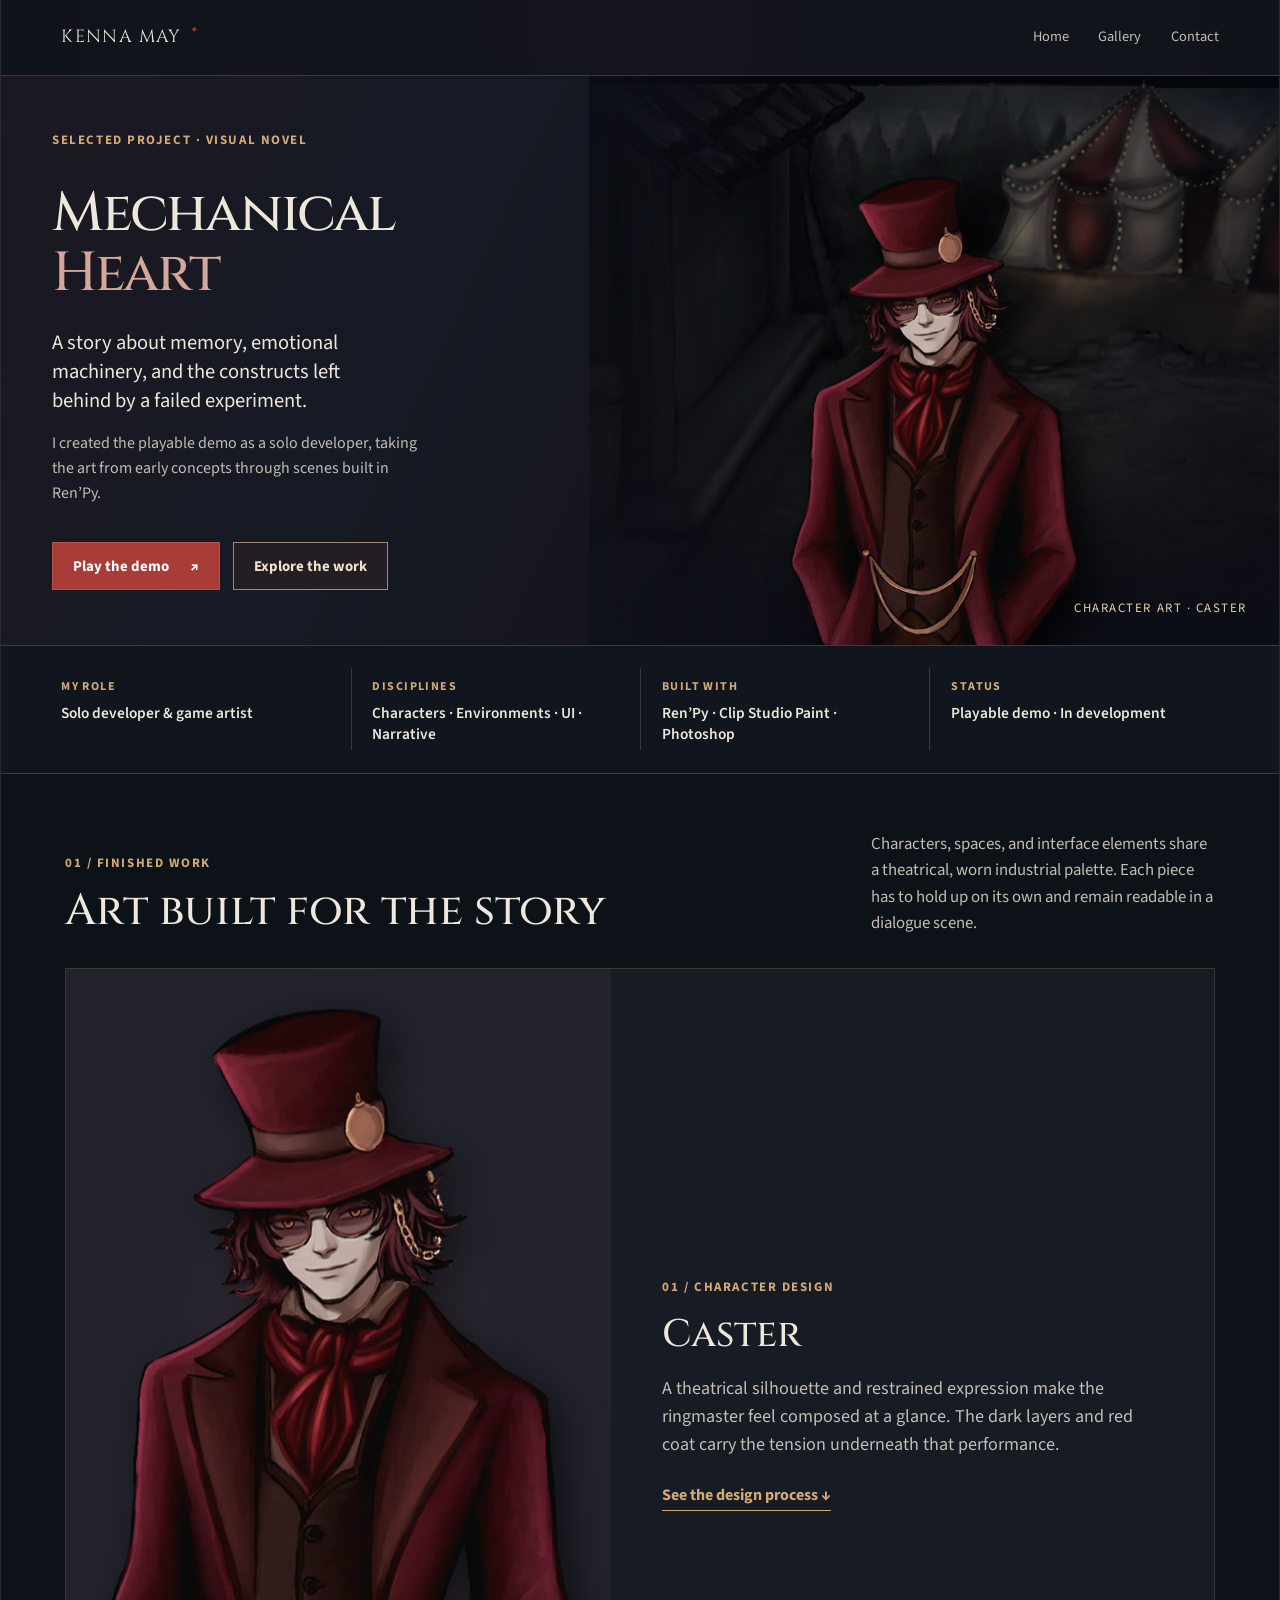
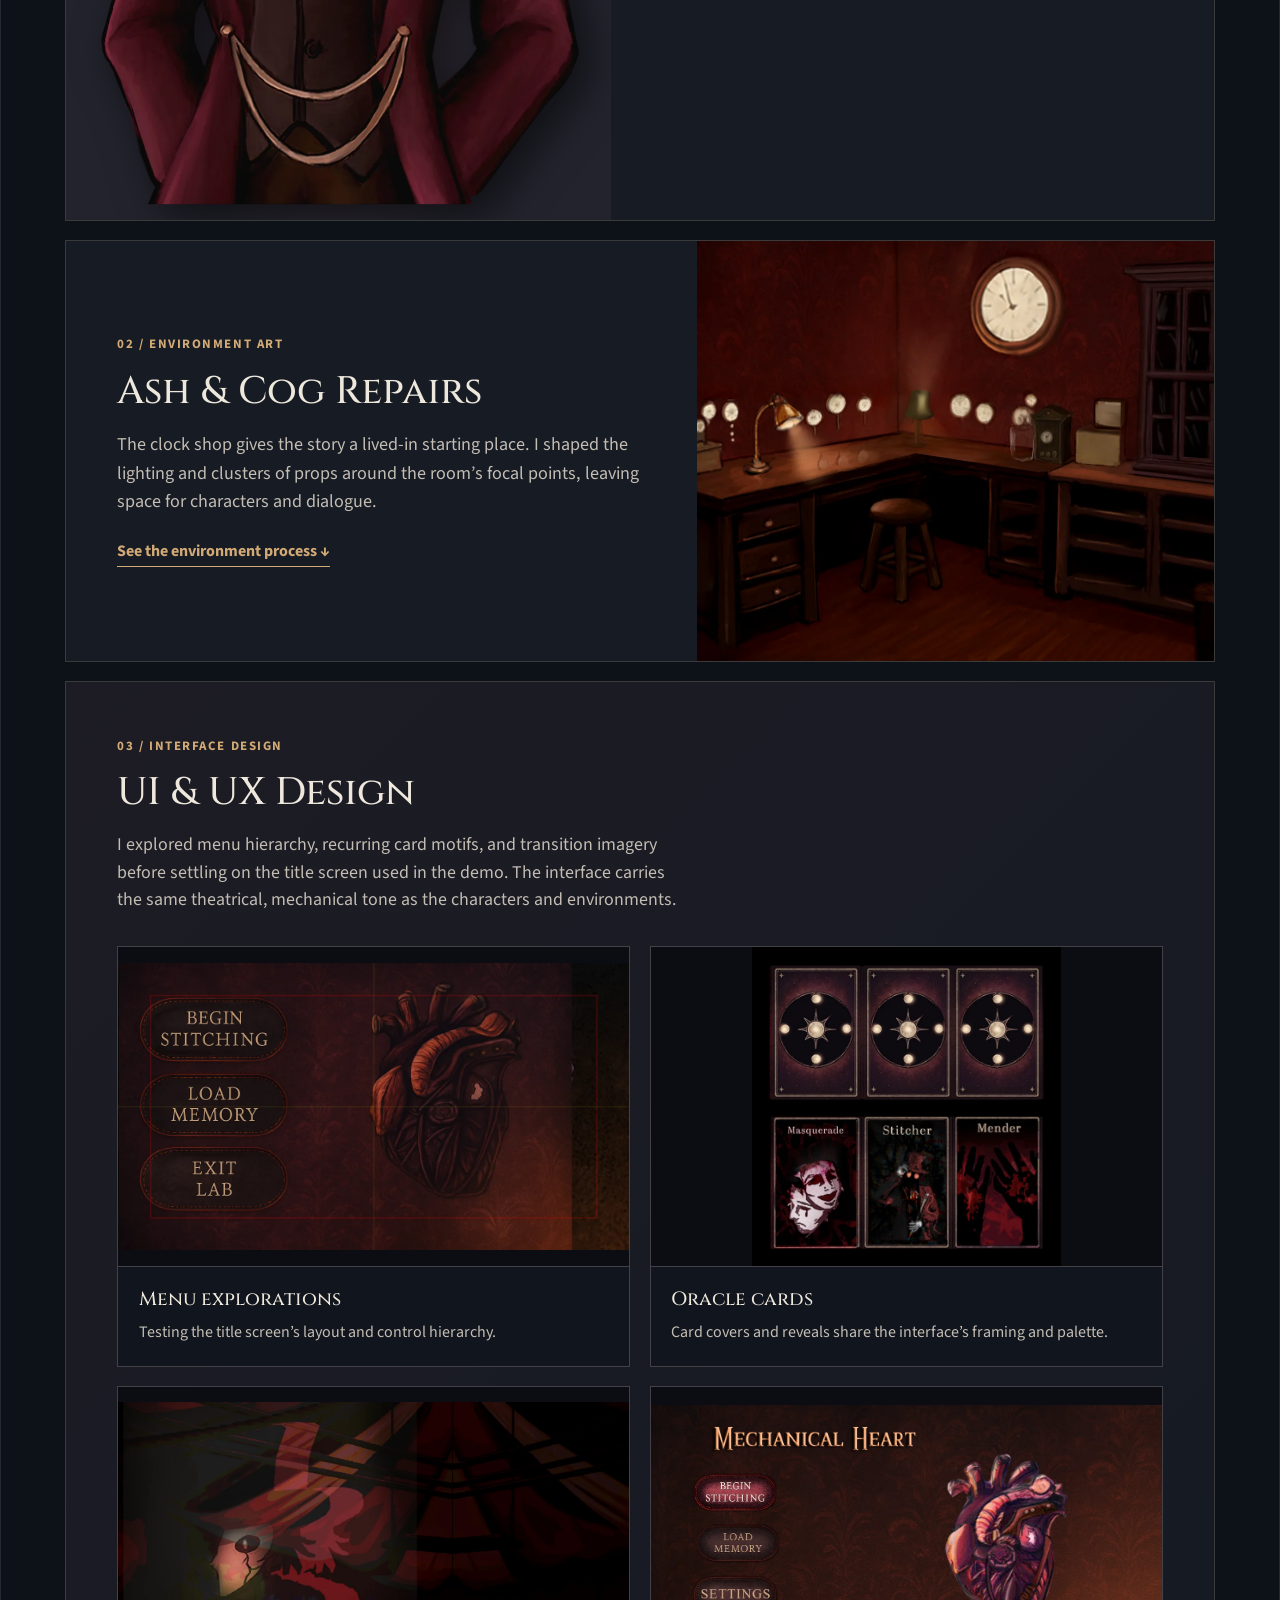
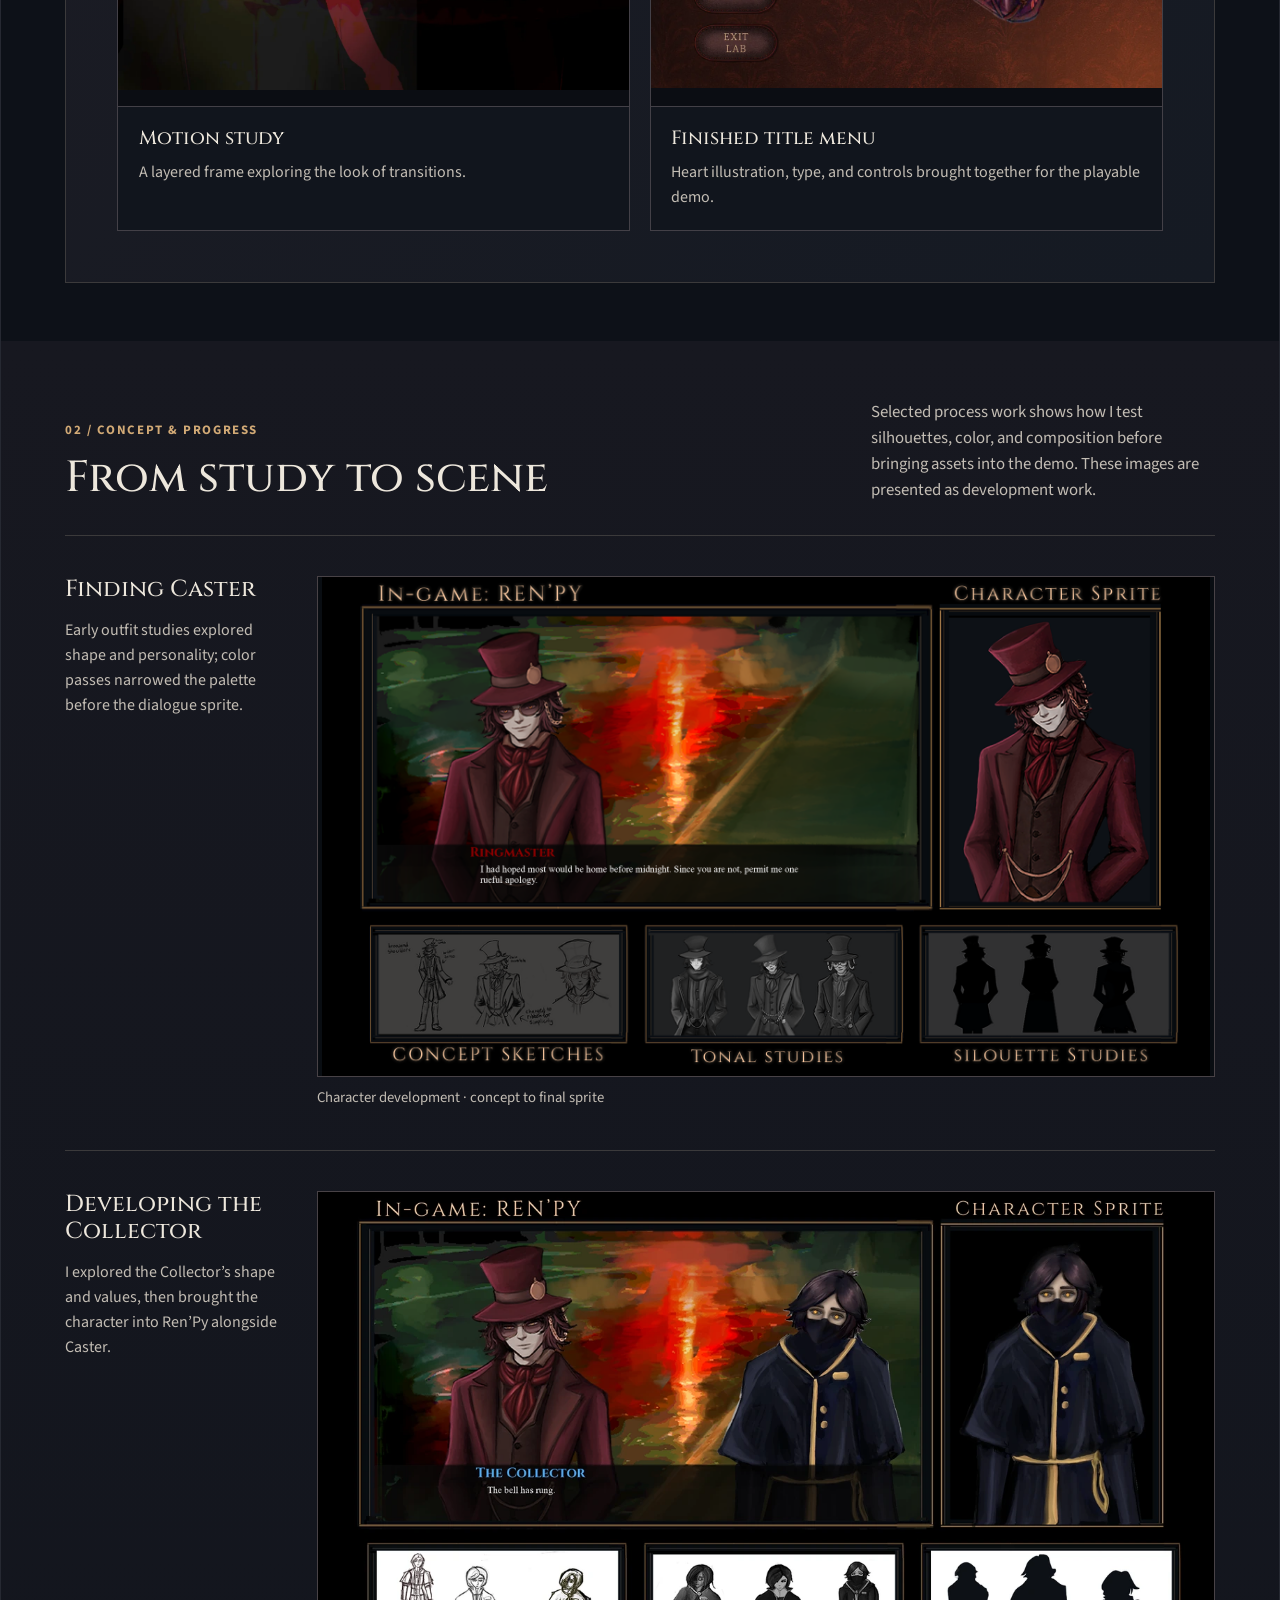
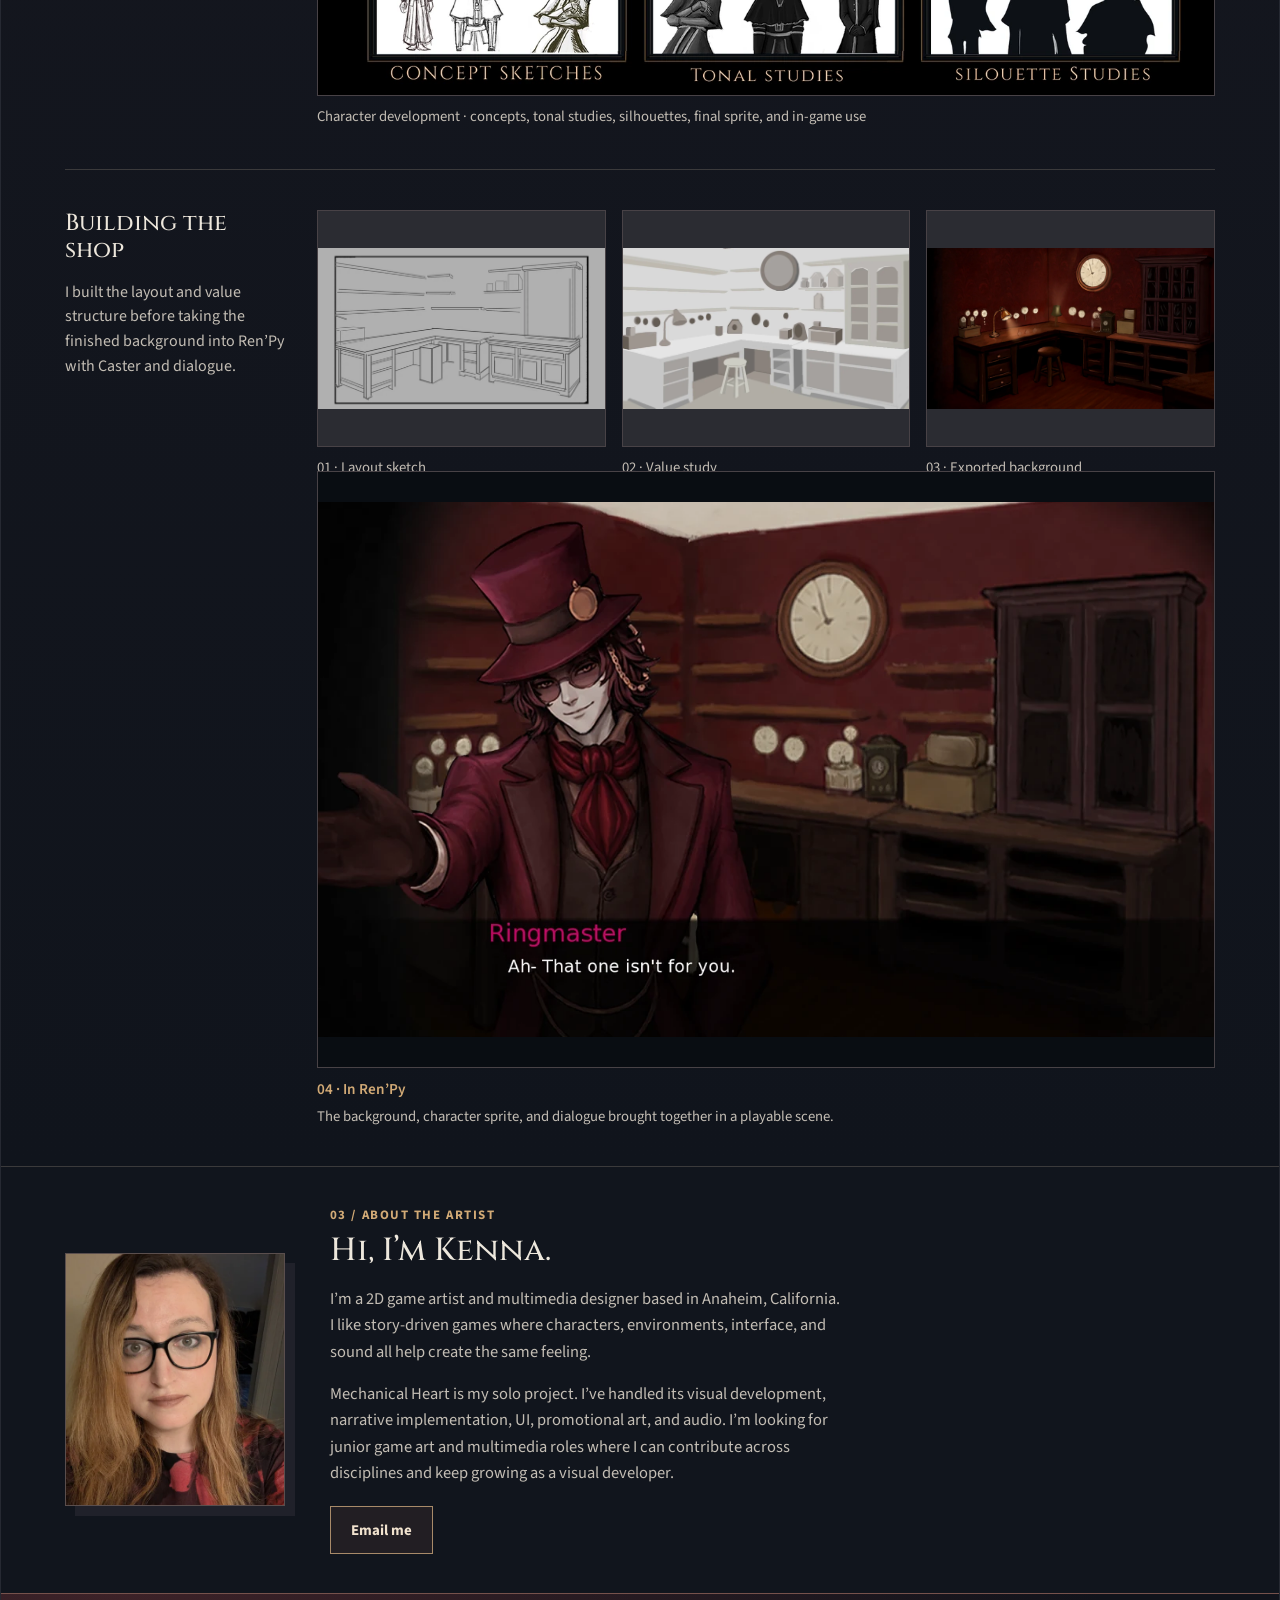
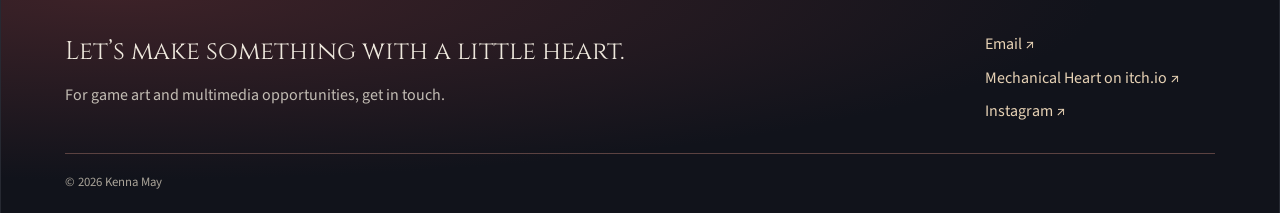
<file: mechanical-heart.html>
<!doctype html>
<html lang="en">
<head>
  <meta charset="utf-8">
  <meta name="viewport" content="width=device-width, initial-scale=1">
  <meta name="theme-color" content="#10141c">
  <meta name="description" content="Kenna May's game art portfolio, featuring the Mechanical Heart visual novel, character design, environments, interface art, and development process.">
  <title>Mechanical Heart · Kenna May</title>
  <link rel="icon" href="assets/heart-needle-favicon.png" type="image/png" sizes="128x128">
  <link rel="preconnect" href="https://fonts.googleapis.com">
  <link rel="preconnect" href="https://fonts.gstatic.com" crossorigin>
  <link href="https://fonts.googleapis.com/css2?family=Cinzel:wght@500;600&family=Source+Sans+3:wght@400;500;600;700&display=swap" rel="stylesheet">
  <link rel="stylesheet" href="styles.css">
  <link rel="stylesheet" href="compact.css">
  <script src="site.js" defer></script>
</head>
<body>
  <a class="skip-link" href="#main">Skip to work</a>
  <div class="site-frame">
    <header class="site-header">
      <a class="wordmark" href="index.html" aria-label="Kenna May, back to top">KENNA MAY<span class="wordmark-mark" aria-hidden="true">✦</span></a>
      <nav aria-label="Main navigation">
        <a href="index.html">Home</a>
        <a href="visual-development.html">Gallery</a>
        <a href="index.html#contact">Contact</a>
      </nav>
    </header>

    <main id="main">
      <section class="hero" id="top" aria-labelledby="hero-title">
        <div class="hero-copy">
          <p class="eyebrow">Selected project · Visual novel</p>
          <h1 id="hero-title">Mechanical<br><em>Heart</em></h1>
          <p class="hero-deck">A story about memory, emotional machinery, and the constructs left behind by a failed experiment.</p>
          <p class="hero-intro">I created the playable demo as a solo developer, taking the art from early concepts through scenes built in Ren’Py.</p>
          <div class="hero-actions">
            <a class="button button-primary" href="https://pyre3.itch.io/mechanical-heart" target="_blank" rel="noopener noreferrer">Play the demo <span aria-hidden="true">↗</span></a>
            <a class="button button-secondary" href="#work">Explore the work</a>
          </div>
        </div>
        <div class="hero-stage" aria-label="Caster character art in front of the circus environment">
          <img class="hero-environment" src="assets/circus-environment.webp" alt="" fetchpriority="high">
          <div class="hero-vignette" aria-hidden="true"></div>
          <img class="hero-character" src="assets/caster-sprite.webp" alt="Caster, the ringmaster in a crimson coat" fetchpriority="high">
          <span class="hero-stage-label">Character art · Caster</span>
        </div>
      </section>

      <section class="project-facts" aria-label="Project details">
        <div><span class="fact-label">My role</span><strong>Solo developer &amp; game artist</strong></div>
        <div><span class="fact-label">Disciplines</span><strong>Characters · Environments · UI · Narrative</strong></div>
        <div><span class="fact-label">Built with</span><strong>Ren’Py · Clip Studio Paint · Photoshop</strong></div>
        <div><span class="fact-label">Status</span><strong>Playable demo · In development</strong></div>
      </section>

      <section class="section finished-work" id="work" aria-labelledby="work-title">
        <div class="section-heading">
          <div><p class="eyebrow">01 / Finished work</p><h2 id="work-title">Art built for the story</h2></div>
          <p>Characters, spaces, and interface elements share a theatrical, worn industrial palette. Each piece has to hold up on its own and remain readable in a dialogue scene.</p>
        </div>

        <article class="feature feature-character">
          <div class="feature-art character-art">
            <button class="art-button" type="button" data-full="assets/caster-sprite.webp" data-caption="Caster · final dialogue sprite" aria-label="Enlarge Caster final sprite">
              <img src="assets/caster-sprite.webp" alt="Full character sprite of Caster wearing a tall hat and crimson coat">

            </button>
          </div>
          <div class="feature-copy">
            <span class="feature-number">01 / Character design</span>
            <h3>Caster</h3>
            <p>A theatrical silhouette and restrained expression make the ringmaster feel composed at a glance. The dark layers and red coat carry the tension underneath that performance.</p>
            <a class="text-link" href="#character-process">See the design process <span aria-hidden="true">↓</span></a>
          </div>
        </article>

        <article class="feature feature-environment">
          <div class="feature-copy">
            <span class="feature-number">02 / Environment art</span>
            <h3>Ash &amp; Cog Repairs</h3>
            <p>The clock shop gives the story a lived-in starting place. I shaped the lighting and clusters of props around the room’s focal points, leaving space for characters and dialogue.</p>
            <a class="text-link" href="#environment-process">See the environment process <span aria-hidden="true">↓</span></a>
          </div>
          <div class="feature-art scene-art">
            <button class="art-button" type="button" data-full="assets/clock-shop.webp" data-caption="Ash & Cog Repairs · finished environment" aria-label="Enlarge Ash and Cog Repairs environment">
              <img src="assets/clock-shop.webp" alt="Warm, dim clock shop interior with workbench, stool, wall clock and cabinets">

            </button>
          </div>
        </article>

        <section class="ui-showcase" id="ui" aria-labelledby="ui-title">
          <div class="ui-intro"><span class="feature-number">03 / Interface design</span><h3 id="ui-title">UI &amp; UX Design</h3><p>I explored menu hierarchy, recurring card motifs, and transition imagery before settling on the title screen used in the demo. The interface carries the same theatrical, mechanical tone as the characters and environments.</p></div>
          <div class="ui-gallery">
            <figure class="ui-piece"><button class="art-button" type="button" data-full="assets/menu-explorations.webp" data-caption="Menu layout explorations" aria-label="Enlarge menu layout explorations"><img src="assets/menu-explorations.webp" alt="Early Mechanical Heart menu layout with heart illustration and button placement"></button><figcaption><strong>Menu explorations</strong><span>Testing the title screen’s layout and control hierarchy.</span></figcaption></figure>
            <figure class="ui-piece"><button class="art-button" type="button" data-full="assets/oracle-cards-combined.webp" data-caption="Oracle cards · Covers and reveals" aria-label="Enlarge oracle card covers and reveals"><img src="assets/oracle-cards-combined-thumb.webp" alt="Three star-patterned oracle card covers above the Masquerade, Stitcher, and Mender reveals" width="720" height="744" loading="lazy" decoding="async"></button><figcaption><strong>Oracle cards</strong><span>Card covers and reveals share the interface’s framing and palette.</span></figcaption></figure>
            <figure class="ui-piece"><button class="art-button" type="button" data-full="assets/motion-study.webp" data-caption="Motion study frame" aria-label="Enlarge motion study frame"><img src="assets/motion-study.webp" alt="Layered red and black circus silhouette used as a motion study frame"></button><figcaption><strong>Motion study</strong><span>A layered frame exploring the look of transitions.</span></figcaption></figure>
            <figure class="ui-piece"><button class="art-button" type="button" data-full="assets/menu-ui.webp" data-caption="Finished title menu" aria-label="Enlarge finished title menu"><img src="assets/menu-ui.webp" alt="Mechanical Heart title menu with a glowing anatomical heart and red textured background"></button><figcaption><strong>Finished title menu</strong><span>Heart illustration, type, and controls brought together for the playable demo.</span></figcaption></figure>
          </div>
        </section>
      </section>

      <section class="section progress-section" id="progress" aria-labelledby="progress-title">
        <div class="section-heading">
          <div><p class="eyebrow">02 / Concept &amp; progress</p><h2 id="progress-title">From study to scene</h2></div>
          <p>Selected process work shows how I test silhouettes, color, and composition before bringing assets into the demo. These images are presented as development work.</p>
        </div>

        <div class="process-group" id="character-process">
          <div class="process-intro"><h3>Finding Caster</h3><p>Early outfit studies explored shape and personality; color passes narrowed the palette before the dialogue sprite.</p></div>
          <div class="process-gallery single-process">
            <figure><button class="art-button" type="button" data-full="assets/caster-process-sheet.png" data-caption="Caster · character development process sheet" aria-label="Enlarge Caster character development sheet"><img src="assets/caster-process-sheet.png" alt="Caster process sheet showing early concepts, silhouette studies, color studies and final design"></button><figcaption>Character development · concept to final sprite</figcaption></figure>
          </div>
        </div>

        <div class="process-group" id="collector-process">
          <div class="process-intro"><h3>Developing the Collector</h3><p>I explored the Collector’s shape and values, then brought the character into Ren’Py alongside Caster.</p></div>
          <div class="process-gallery single-process collector-process">
            <figure><button class="art-button" type="button" data-full="assets/collector-process-sheet.webp" data-caption="The Collector · Character development and in-game use" aria-label="Enlarge the Collector character development sheet"><img src="assets/collector-process-sheet-thumb.webp" alt="Collector development sheet with concept sketches, tonal studies, silhouettes, the finished cloaked sprite, and a Ren’Py scene alongside Caster" width="1280" height="720" loading="lazy" decoding="async"></button><figcaption>Character development · concepts, tonal studies, silhouettes, final sprite, and in-game use</figcaption></figure>
          </div>
        </div>

        <div class="process-group" id="environment-process">
          <div class="process-intro"><h3>Building the shop</h3><p>I built the layout and value structure before taking the finished background into Ren’Py with Caster and dialogue.</p></div>
          <div class="process-gallery three-up environment-pipeline">
            <figure><button class="art-button" type="button" data-full="assets/shop-thumbnail.webp" data-caption="Ash &amp; Cog · layout sketch" aria-label="Enlarge shop layout sketch"><img src="assets/shop-thumbnail.webp" alt="Line drawing of the shop's workbench and shelves" width="1200" height="675" loading="lazy" decoding="async"></button><figcaption>01 · Layout sketch</figcaption></figure>
            <figure><button class="art-button" type="button" data-full="assets/shop-value.webp" data-caption="Ash &amp; Cog · value and form study" aria-label="Enlarge shop value study"><img src="assets/shop-value.webp" alt="Pale grayscale block-in of the shop interior" width="1200" height="675" loading="lazy" decoding="async"></button><figcaption>02 · Value study</figcaption></figure>
            <figure><button class="art-button" type="button" data-full="assets/shop-game.webp" data-caption="Ash &amp; Cog · exported game background" aria-label="Enlarge exported shop background"><img src="assets/shop-game.webp" alt="The completed clock shop background in its red, low-lit state" width="1500" height="844" loading="lazy" decoding="async"></button><figcaption>03 · Exported background</figcaption></figure>
            <figure class="pipeline-in-game"><button class="art-button" type="button" data-full="assets/shop-renpy-scene.webp" data-caption="Ash &amp; Cog · running in Ren’Py" aria-label="Enlarge the shop scene running in Ren’Py"><img src="assets/shop-renpy-scene-thumb.webp" alt="Mechanical Heart running in Ren’Py with Caster in the clock shop and the dialogue line Ah- That one isn't for you" width="1140" height="681" loading="lazy" decoding="async"></button><figcaption><strong>04 · In Ren’Py</strong><span>The background, character sprite, and dialogue brought together in a playable scene.</span></figcaption></figure>
          </div>
        </div>
      </section>

      <section class="section about-section" id="about" aria-labelledby="about-title">
        <div class="about-image"><img src="assets/kenna-portrait.webp" alt="Portrait of Kenna May"></div>
        <div class="about-copy"><p class="eyebrow">03 / About the artist</p><h2 id="about-title">Hi, I’m Kenna.</h2><p>I’m a 2D game artist and multimedia designer based in Anaheim, California. I like story-driven games where characters, environments, interface, and sound all help create the same feeling.</p><p>Mechanical Heart is my solo project. I’ve handled its visual development, narrative implementation, UI, promotional art, and audio. I’m looking for junior game art and multimedia roles where I can contribute across disciplines and keep growing as a visual developer.</p><a class="button button-secondary" href="mailto:kennamayphone@gmail.com">Email me</a></div>
      </section>
    </main>

    <footer class="site-footer" id="contact"><div><span class="footer-title">Let’s make something with a little heart.</span><p>For game art and multimedia opportunities, get in touch.</p></div><div class="footer-links"><a href="mailto:kennamayphone@gmail.com">Email ↗</a><a href="https://pyre3.itch.io/mechanical-heart" target="_blank" rel="noopener noreferrer">Mechanical Heart on itch.io ↗</a><a href="https://www.instagram.com/black.cat.psd" target="_blank" rel="noopener noreferrer">Instagram ↗</a></div><small>© <span id="year">2026</span> Kenna May</small></footer>
  </div>

  <dialog class="lightbox" id="art-dialog" aria-label="Artwork preview"><div class="lightbox-toolbar"><span id="lightbox-caption"></span><button id="lightbox-close" type="button" aria-label="Close artwork preview">Close ✕</button></div><div class="lightbox-view"><button id="lightbox-prev" class="lightbox-arrow" type="button" aria-label="Previous artwork">‹</button><img id="lightbox-image" alt=""><button id="lightbox-next" class="lightbox-arrow" type="button" aria-label="Next artwork">›</button></div><span class="lightbox-count" id="lightbox-count"></span></dialog>
</body>
</html>
</file>
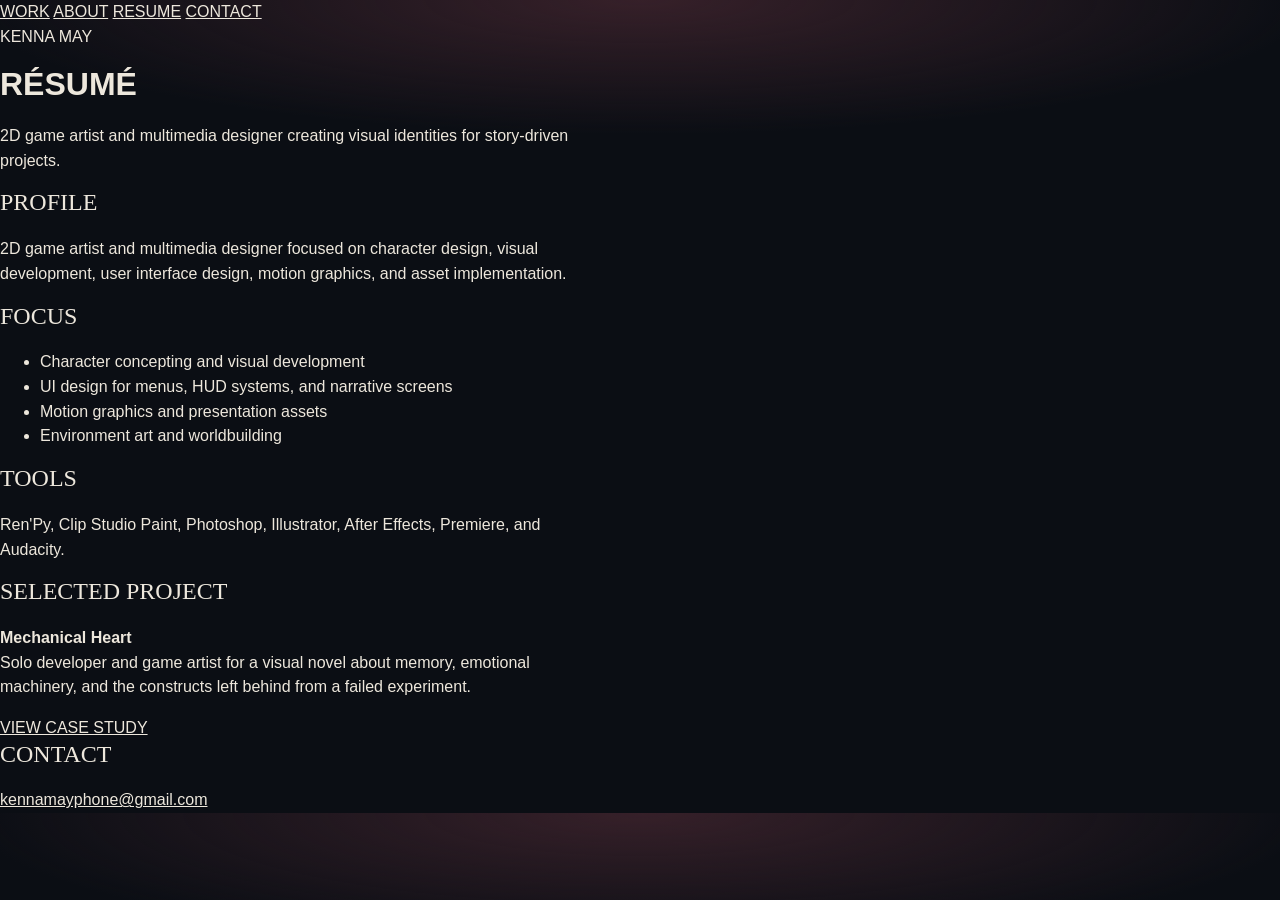
<file: resume.html>
<!doctype html>
<html lang="en">
<head>
  <meta charset="utf-8" />
  <meta name="viewport" content="width=device-width, initial-scale=1" />
  <title>Résumé - Kenna May</title>
  <link rel="stylesheet" href="styles.css" />
</head>
<body>
  <div class="site-shell">
    <header class="site-nav">
      <nav class="site-nav-links" aria-label="Primary navigation">
        <a href="index.html#work">WORK</a>
        <a href="index.html#about">ABOUT</a>
        <a href="resume.html">RESUME</a>
        <a href="index.html#contact">CONTACT</a>
      </nav>
    </header>

    <main class="container page-main">
      <header class="page-intro">
        <p class="page-kicker">KENNA MAY</p>
        <h1>RÉSUMÉ</h1>
        <p>2D game artist and multimedia designer creating visual identities for story-driven projects.</p>
      </header>

      <section class="resume-grid" aria-label="Résumé details">
        <article class="resume-section">
          <h2>PROFILE</h2>
          <p>2D game artist and multimedia designer focused on character design, visual development, user interface design, motion graphics, and asset implementation.</p>
        </article>

        <article class="resume-section">
          <h2>FOCUS</h2>
          <ul class="about-list">
            <li>Character concepting and visual development</li>
            <li>UI design for menus, HUD systems, and narrative screens</li>
            <li>Motion graphics and presentation assets</li>
            <li>Environment art and worldbuilding</li>
          </ul>
        </article>

        <article class="resume-section">
          <h2>TOOLS</h2>
          <p>Ren'Py, Clip Studio Paint, Photoshop, Illustrator, After Effects, Premiere, and Audacity.</p>
        </article>

        <article class="resume-section">
          <h2>SELECTED PROJECT</h2>
          <p><strong>Mechanical Heart</strong><br />Solo developer and game artist for a visual novel about memory, emotional machinery, and the constructs left behind from a failed experiment.</p>
          <a class="about-link" href="mechanical-heart.html">VIEW CASE STUDY</a>
        </article>
      </section>

      <section class="resume-contact" aria-label="Contact information">
        <h2>CONTACT</h2>
        <a class="about-link" href="mailto:kennamayphone@gmail.com">kennamayphone@gmail.com</a>
      </section>
    </main>
  </div>
</body>
</html>
</file>
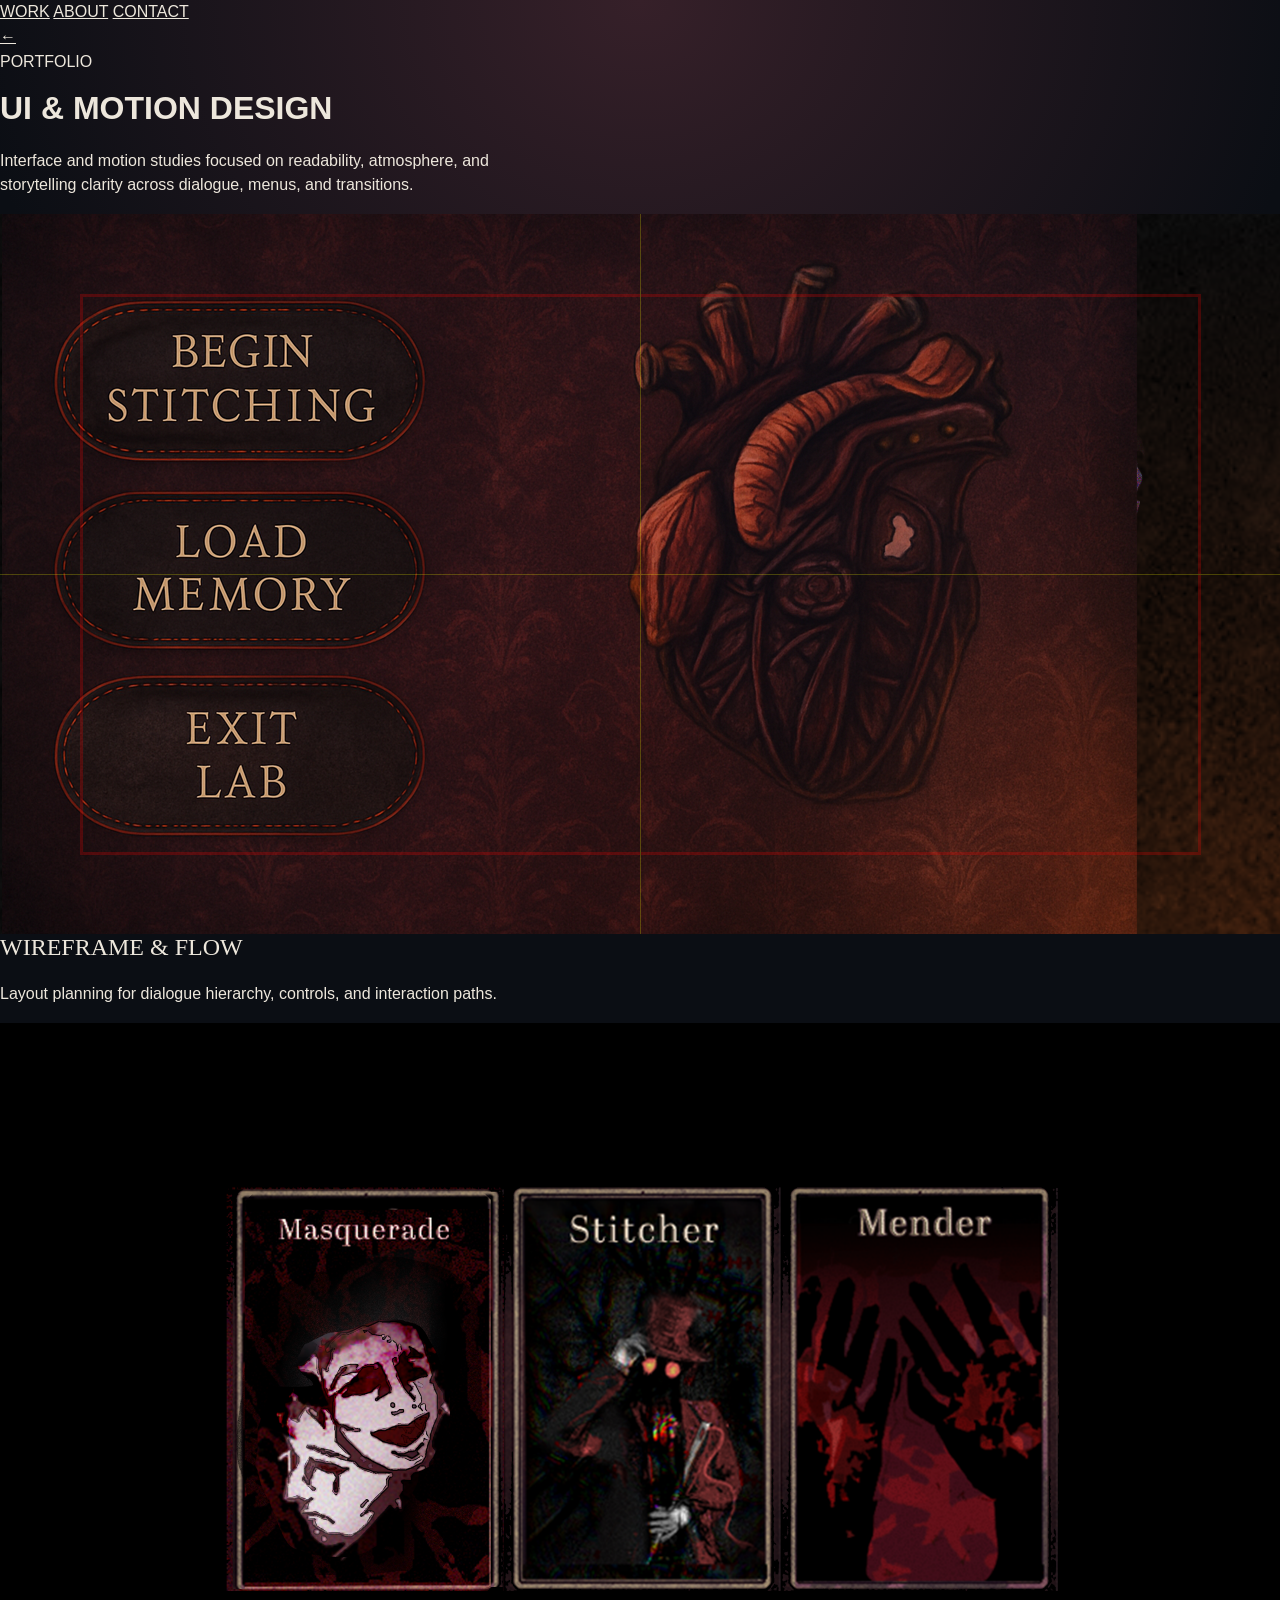
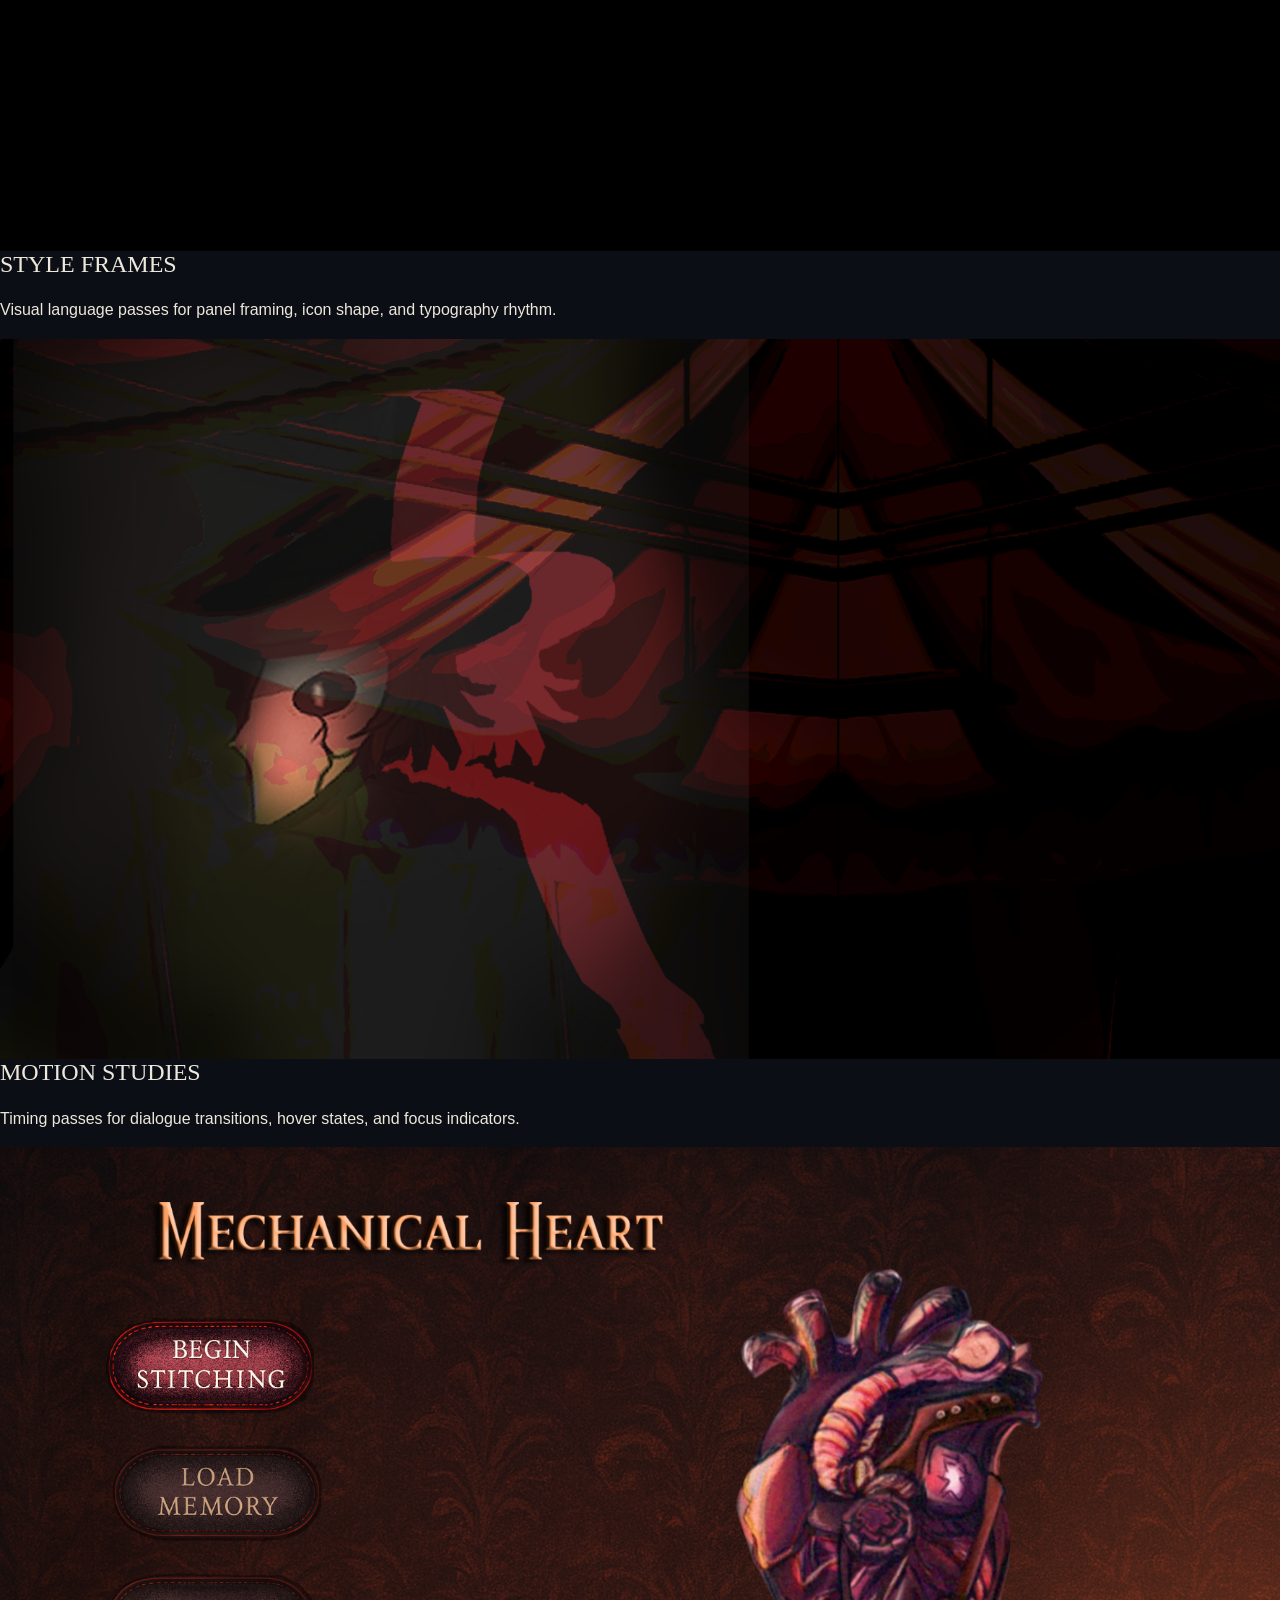
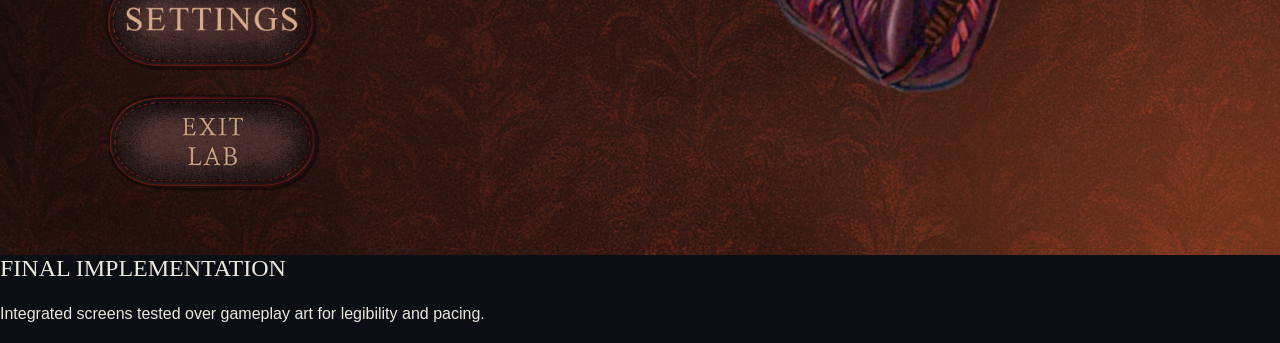
<file: ui-motion-design.html>
<!doctype html>
<html lang="en">
<head>
  <meta charset="utf-8" />
  <meta name="viewport" content="width=device-width, initial-scale=1" />
  <title>UI and Motion Design - Kenna May</title>
  <link rel="stylesheet" href="styles.css" />
</head>
<body>
  <div class="site-shell">
    <header class="site-nav">
      <nav class="site-nav-links" aria-label="Primary navigation">
        <a href="index.html#work">WORK</a>
        <a href="index.html#about">ABOUT</a>
        <a href="index.html#contact">CONTACT</a>
      </nav>
    </header>

    <main class="container page-main">
      <header class="page-intro">
        <div class="page-kicker-row">
          <a class="page-back-link" href="mechanical-heart.html" aria-label="Back to previous page" onclick="if (window.history.length > 1) { window.history.back(); } else { window.location.href = 'mechanical-heart.html'; } return false;">&larr;</a>
          <p class="page-kicker">PORTFOLIO</p>
        </div>
        <h1>UI &amp; MOTION DESIGN</h1>
        <p>Interface and motion studies focused on readability, atmosphere, and storytelling clarity across dialogue, menus, and transitions.</p>
      </header>

      <section class="ui-grid" aria-label="UI and motion design gallery">
        <article class="ui-card"><div class="ui-art ui-art-wireframe"><img src="Images/menu mockups 2.png" alt="Wireframe and flow menu mockups" /></div><h2>WIREFRAME &amp; FLOW</h2><p>Layout planning for dialogue hierarchy, controls, and interaction paths.</p></article>
        <article class="ui-card"><div class="ui-art ui-art-style"><img src="Images/card layout.png" alt="Card layout style frame" /></div><h2>STYLE FRAMES</h2><p>Visual language passes for panel framing, icon shape, and typography rhythm.</p></article>
        <article class="ui-card"><div class="ui-art ui-art-motion"><img src="Images/motiongraphic.png" alt="Motion studies graphic" /></div><h2>MOTION STUDIES</h2><p>Timing passes for dialogue transitions, hover states, and focus indicators.</p></article>
        <article class="ui-card"><div class="ui-art ui-art-final"><img src="Images/menuhighlight.png" alt="Final UI in-game mockup" /></div><h2>FINAL IMPLEMENTATION</h2><p>Integrated screens tested over gameplay art for legibility and pacing.</p></article>
      </section>
    </main>
  </div>
</body>
</html>
</file>
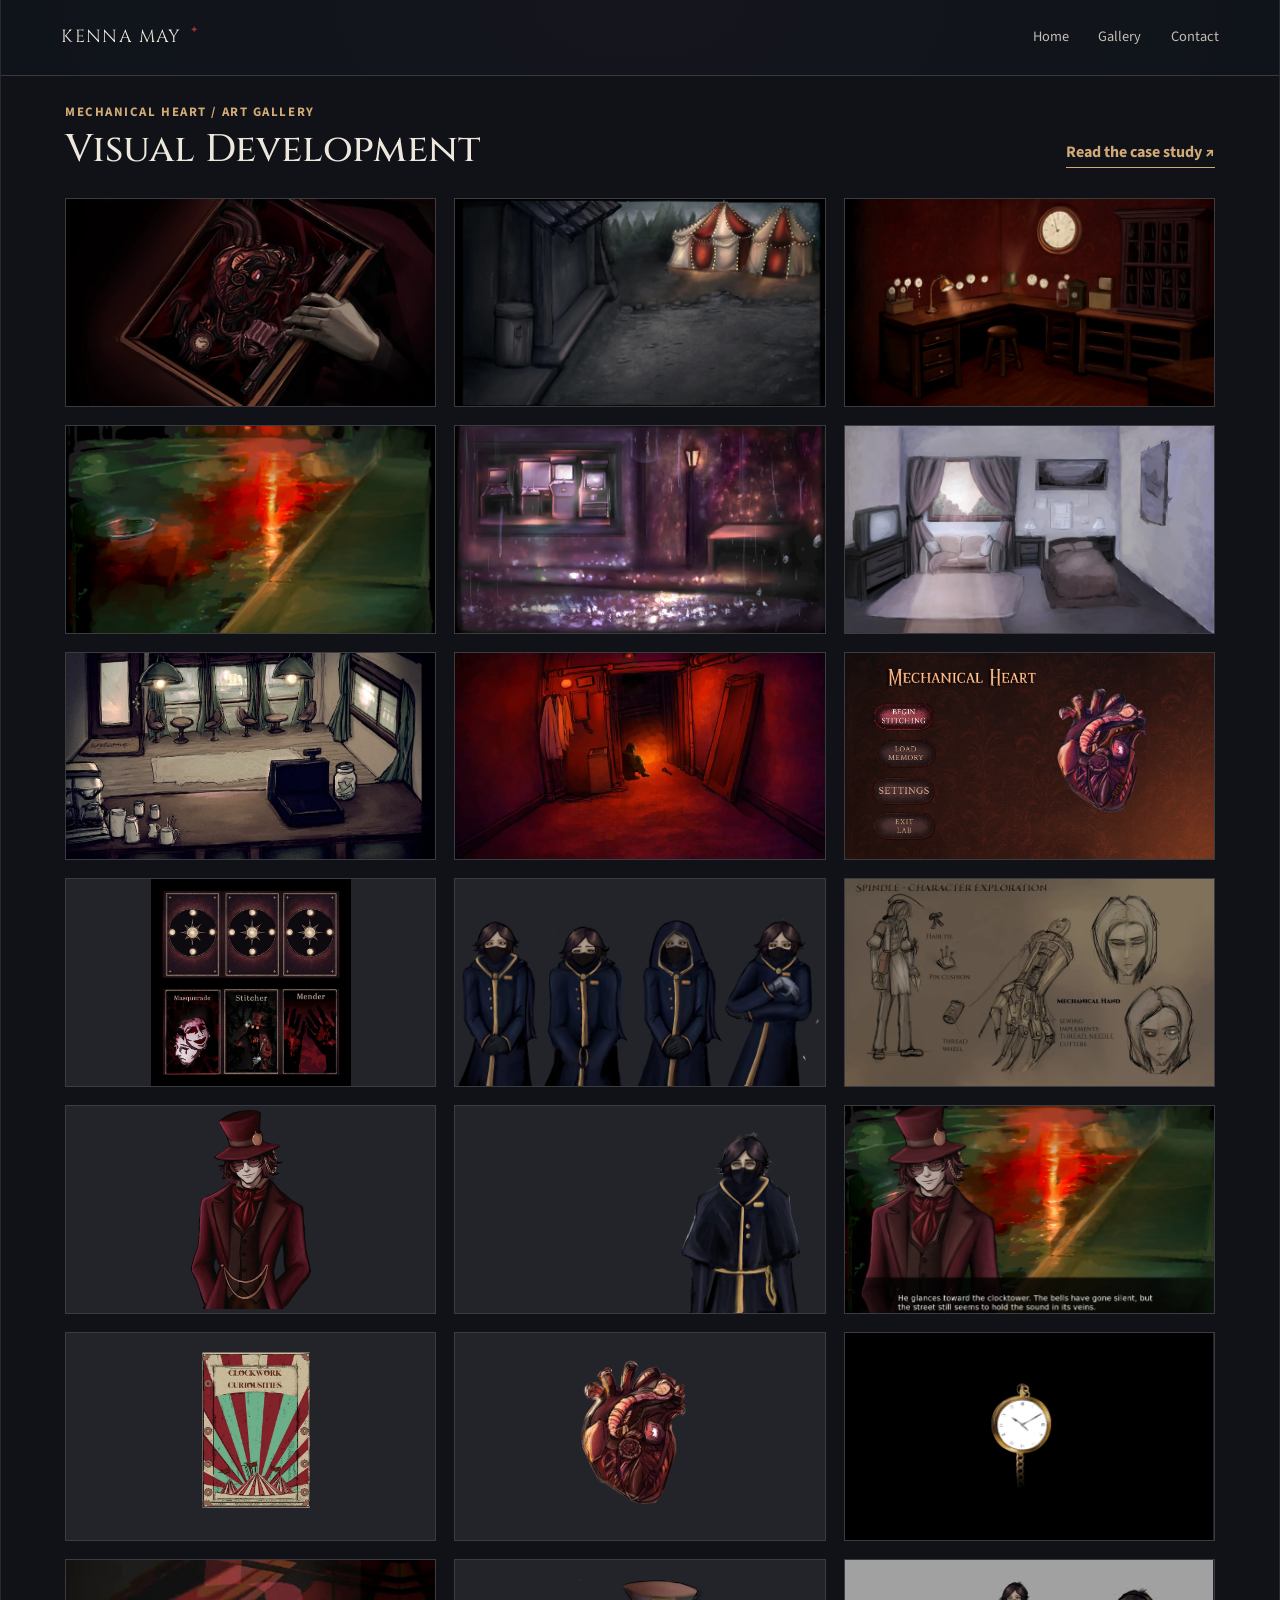
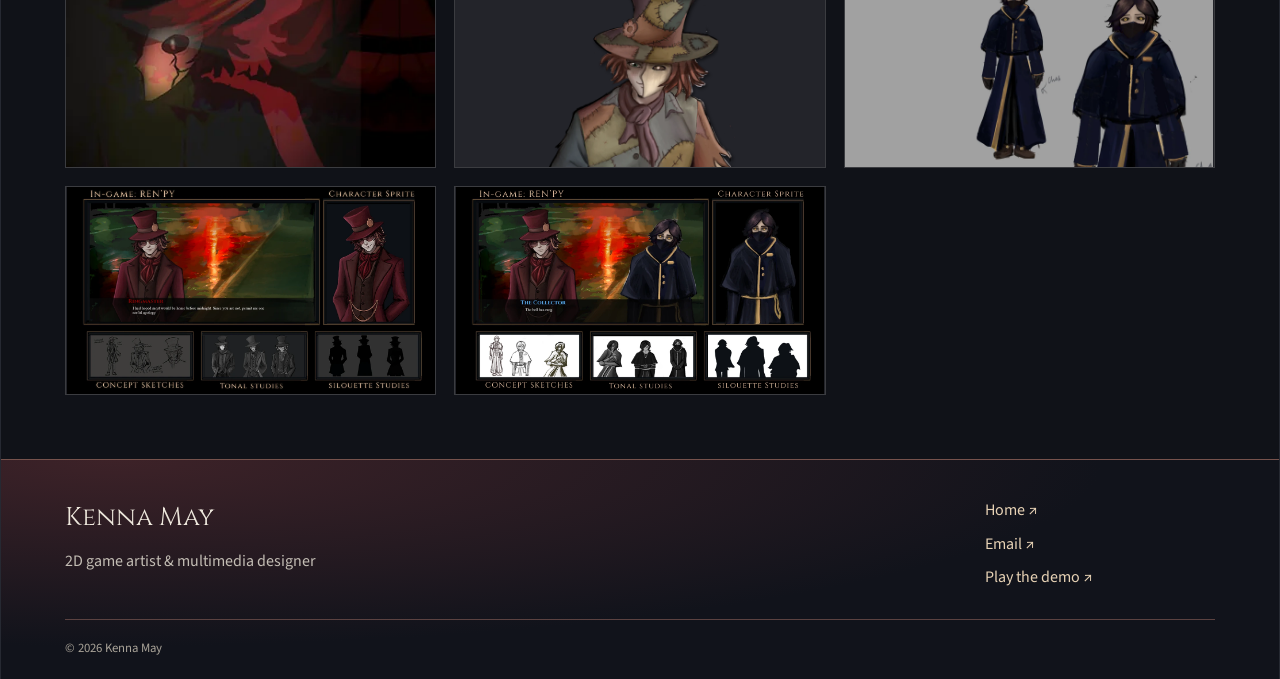
<file: visual-development.html>
<!doctype html>
<html lang="en">
<head>
  <meta charset="utf-8">
  <meta name="viewport" content="width=device-width, initial-scale=1">
  <meta name="theme-color" content="#10141c">
  <meta name="description" content="Browse Kenna May's Mechanical Heart visual development artwork.">
  <title>Visual Development · Kenna May</title>
  <link rel="icon" href="assets/heart-needle-favicon.png" type="image/png" sizes="128x128">
  <link rel="preconnect" href="https://fonts.googleapis.com">
  <link rel="preconnect" href="https://fonts.gstatic.com" crossorigin>
  <link href="https://fonts.googleapis.com/css2?family=Cinzel:wght@500;600&family=Source+Sans+3:wght@400;500;600;700&display=swap" rel="stylesheet">
  <link rel="stylesheet" href="styles.css">
  <link rel="stylesheet" href="compact.css">
  <script src="site.js" defer></script>
</head>
<body>
  <a class="skip-link" href="#main">Skip to gallery</a>
  <div class="site-frame">
    <header class="site-header"><a class="wordmark" href="index.html" aria-label="Kenna May, homepage">KENNA MAY<span class="wordmark-mark" aria-hidden="true">✦</span></a><nav aria-label="Main navigation"><a href="index.html">Home</a><a href="visual-development.html" aria-current="page">Gallery</a><a href="index.html#contact">Contact</a></nav></header>
    <main id="main" class="gallery-wall-page">
      <header class="gallery-wall-top"><div><p class="eyebrow">Mechanical Heart / Art gallery</p><h1>Visual Development</h1></div><a class="text-link" href="mechanical-heart.html">Read the case study <span aria-hidden="true">↗</span></a></header>
      <div class="gallery-wall-grid" aria-label="Mechanical Heart artwork">
        <figure class="gallery-wall-card"><button class="art-button" type="button" data-full="assets/gallery-heart-detail.webp" data-caption="Mechanical heart detail" aria-label="Enlarge Mechanical heart detail"><img src="assets/gallery-heart-detail.webp" alt="Mechanical heart illustration held in a frame"></button><figcaption class="sr-only">Mechanical heart detail</figcaption></figure>
        <figure class="gallery-wall-card"><button class="art-button" type="button" data-full="assets/circus-environment.webp" data-caption="Circus grounds" aria-label="Enlarge Circus grounds"><img src="assets/circus-environment.webp" alt="Circus tents glowing beyond a dark street"></button><figcaption class="sr-only">Circus grounds</figcaption></figure>
        <figure class="gallery-wall-card"><button class="art-button" type="button" data-full="assets/shop-game.webp" data-caption="Ash &amp; Cog Repairs" aria-label="Enlarge Ash &amp; Cog Repairs"><img src="assets/shop-game.webp" alt="Clock shop interior lit in deep red"></button><figcaption class="sr-only">Ash &amp; Cog Repairs</figcaption></figure>
        <figure class="gallery-wall-card"><button class="art-button" type="button" data-full="assets/gallery-walk.webp" data-caption="Night walk study" aria-label="Enlarge Night walk study"><img src="assets/gallery-walk.webp" alt="Wet street with reflected orange and green light"></button><figcaption class="sr-only">Night walk study</figcaption></figure>
        <figure class="gallery-wall-card"><button class="art-button" type="button" data-full="Images/street_night_wet.webp" data-caption="Wet night street" aria-label="Enlarge Wet night street"><img src="Images/street_night_wet.webp" alt="Wet street at night"></button><figcaption class="sr-only">Wet night street</figcaption></figure>
        <figure class="gallery-wall-card"><button class="art-button" type="button" data-full="assets/gallery-bedroom-final.webp" data-caption="Bedroom environment" aria-label="Enlarge bedroom environment"><img src="assets/gallery-bedroom-final-thumb.webp" alt="Painted bedroom with soft lavender light, a sofa beneath the window, a television, and a bed" width="960" height="540" loading="lazy" decoding="async"></button><figcaption class="sr-only">Bedroom environment</figcaption></figure>
        <figure class="gallery-wall-card"><button class="art-button" type="button" data-full="assets/gallery-coffee-shop.webp" data-caption="Coffee shop interior" aria-label="Enlarge coffee shop interior"><img src="assets/gallery-coffee-shop-thumb.webp" alt="Moody coffee shop interior seen from behind the counter, with green curtains, window seating, and glowing pendant lamps" width="959" height="540" loading="lazy" decoding="async"></button><figcaption class="sr-only">Coffee shop interior</figcaption></figure>
        <figure class="gallery-wall-card"><button class="art-button" type="button" data-full="assets/gallery-dream.webp" data-caption="Dream corridor" aria-label="Enlarge Dream corridor"><img src="assets/gallery-dream.webp" alt="Red-lit corridor with a small figure by an open doorway"></button><figcaption class="sr-only">Dream corridor</figcaption></figure>
        <figure class="gallery-wall-card"><button class="art-button" type="button" data-full="assets/menu-ui.webp" data-caption="Title menu" aria-label="Enlarge Title menu"><img src="assets/menu-ui.webp" alt="Mechanical Heart title menu with anatomical heart"></button><figcaption class="sr-only">Title menu</figcaption></figure>
        <figure class="gallery-wall-card is-contained"><button class="art-button" type="button" data-full="assets/oracle-cards-combined.webp" data-caption="Oracle cards · Covers and reveals" aria-label="Enlarge oracle card covers and reveals"><img src="assets/oracle-cards-combined-thumb.webp" alt="Three star-patterned oracle card covers above the Masquerade, Stitcher, and Mender card reveals" width="720" height="744" loading="lazy" decoding="async"></button><figcaption class="sr-only">Oracle cards · Covers and reveals</figcaption></figure>
        <figure class="gallery-wall-card is-contained"><button class="art-button" type="button" data-full="assets/gallery-collector.webp" data-caption="Collector designs" aria-label="Enlarge Collector designs"><img src="assets/gallery-collector.webp" alt="Four costume and expression variations of the Collector"></button><figcaption class="sr-only">Collector designs</figcaption></figure>
        <figure class="gallery-wall-card"><button class="art-button" type="button" data-full="assets/spindle-character-exploration.webp" data-caption="Spindle · Early character and mechanical-hand exploration" aria-label="Enlarge Spindle character exploration sheet"><img src="assets/spindle-character-exploration.webp" alt="Spindle character concept sheet showing a full-body mechanical tailor, articulated sewing hand, and facial sketches" width="1600" height="900" loading="lazy" decoding="async"></button><figcaption class="sr-only">Spindle · Early character and mechanical-hand exploration</figcaption></figure>
        <figure class="gallery-wall-card is-contained"><button class="art-button" type="button" data-full="assets/caster-sprite.webp" data-caption="Caster dialogue sprite" aria-label="Enlarge Caster dialogue sprite"><img src="assets/caster-sprite.webp" alt="Caster in his crimson coat and tall hat"></button><figcaption class="sr-only">Caster dialogue sprite</figcaption></figure>
        <figure class="gallery-wall-card is-contained"><button class="art-button" type="button" data-full="assets/gallery-c3.webp" data-caption="Collector sprite study" aria-label="Enlarge Collector sprite study"><img src="assets/gallery-c3.webp" alt="The Collector in a dark blue cloak"></button><figcaption class="sr-only">Collector sprite study</figcaption></figure>
        <figure class="gallery-wall-card"><button class="art-button" type="button" data-full="assets/gallery-mhcaster.webp" data-caption="Caster in-game scene" aria-label="Enlarge Caster in-game scene"><img src="assets/gallery-mhcaster.webp" alt="Mechanical Heart scene with Caster over a rainy street"></button><figcaption class="sr-only">Caster in-game scene</figcaption></figure>
        <figure class="gallery-wall-card is-contained"><button class="art-button" type="button" data-full="assets/circus-flyer.webp" data-caption="Circus flyer" aria-label="Enlarge Circus flyer"><img src="assets/circus-flyer.webp" alt="Red and green Clockwork Curiosities flyer"></button><figcaption class="sr-only">Circus flyer</figcaption></figure>
        <figure class="gallery-wall-card is-contained"><button class="art-button" type="button" data-full="assets/gallery-heart-redline.webp" data-caption="Heart illustration" aria-label="Enlarge Heart illustration"><img src="assets/gallery-heart-redline.webp" alt="Painted anatomical mechanical heart"></button><figcaption class="sr-only">Heart illustration</figcaption></figure>
        <figure class="gallery-wall-card is-contained"><button class="art-button" type="button" data-full="assets/gallery-dream-panel.webp" data-caption="Pocket watch" aria-label="Enlarge Pocket watch"><img src="assets/gallery-dream-panel.webp" alt="Gold pocket watch against black"></button><figcaption class="sr-only">Pocket watch</figcaption></figure>
        <figure class="gallery-wall-card"><button class="art-button" type="button" data-full="assets/promo-art.webp" data-caption="Mechanical Heart promotional art" aria-label="Enlarge Mechanical Heart promotional art"><img src="assets/promo-art.webp" alt="Red silhouette of Caster beneath the circus tent"></button><figcaption class="sr-only">Mechanical Heart promotional art</figcaption></figure>
        <figure class="gallery-wall-card is-contained"><button class="art-button" type="button" data-full="assets/gallery-proto.webp" data-caption="Prototype-4 concept" aria-label="Enlarge Prototype-4 concept"><img src="assets/gallery-proto.webp" alt="Early design of Prototype-4 with hat and patched face"></button><figcaption class="sr-only">Prototype-4 concept</figcaption></figure>
        <figure class="gallery-wall-card is-contained"><button class="art-button" type="button" data-full="assets/gallery-collector-concept.webp" data-caption="Collector early concept" aria-label="Enlarge Collector early concept"><img src="assets/gallery-collector-concept.webp" alt="Early full-body and portrait studies of the Collector"></button><figcaption class="sr-only">Collector early concept</figcaption></figure>
        <figure class="gallery-wall-card is-contained" id="character-process-gallery"><button class="art-button" type="button" data-full="assets/caster-process-sheet.png" data-caption="Caster · Character process sheet" aria-label="Enlarge Caster character process sheet"><img src="assets/caster-process-sheet-thumb.webp" alt="Caster process sheet with concept sketches, tonal studies, silhouettes, final sprite, and a Ren’Py dialogue scene" width="1280" height="720" loading="lazy" decoding="async"></button><figcaption class="sr-only">Caster · Character process sheet</figcaption></figure>
        <figure class="gallery-wall-card is-contained"><button class="art-button" type="button" data-full="assets/collector-process-sheet.webp" data-caption="The Collector · Character process sheet" aria-label="Enlarge the Collector character process sheet"><img src="assets/collector-process-sheet-thumb.webp" alt="Collector process sheet with concept sketches, tonal studies, silhouettes, final cloaked sprite, and a Ren’Py scene with Caster" width="1280" height="720" loading="lazy" decoding="async"></button><figcaption class="sr-only">The Collector · Character process sheet</figcaption></figure>
      </div>
    </main>
    <footer class="site-footer" id="contact"><div><span class="footer-title">Kenna May</span><p>2D game artist &amp; multimedia designer</p></div><div class="footer-links"><a href="index.html">Home ↗</a><a href="mailto:kennamayphone@gmail.com">Email ↗</a><a href="https://pyre3.itch.io/mechanical-heart" target="_blank" rel="noopener noreferrer">Play the demo ↗</a></div><small>© <span id="year">2026</span> Kenna May</small></footer>
  </div>
  <dialog class="lightbox" id="art-dialog" aria-label="Artwork preview"><div class="lightbox-toolbar"><span id="lightbox-caption"></span><button id="lightbox-close" type="button" aria-label="Close artwork preview">Close ✕</button></div><div class="lightbox-view"><button id="lightbox-prev" class="lightbox-arrow" type="button" aria-label="Previous artwork">‹</button><img id="lightbox-image" alt=""><button id="lightbox-next" class="lightbox-arrow" type="button" aria-label="Next artwork">›</button></div><span class="lightbox-count" id="lightbox-count"></span></dialog>
</body>
</html>
</file>
<file: styles.css>
:root{color-scheme:dark;--bg:#0b0e14;--panel:#141922;--panel-2:#1b202a;--text:#ede7dc;--muted:#c3bdb4;--soft:#a9a398;--gold:#d2aa76;--red:#9d3534;--line:#3b3a3b;--serif:Cinzel,Georgia,serif;--sans:"Source Sans 3",Arial,sans-serif}
*{box-sizing:border-box}html{scroll-behavior:smooth}body{margin:0;background:radial-gradient(ellipse 70% 22% at 50% 0%,#362029 0,transparent 75%),var(--bg);color:var(--text);font-family:var(--sans);font-size:1rem;line-height:1.55}body:has(dialog[open]){overflow:hidden}button,a{font:inherit}button{cursor:pointer}a{color:inherit}img{max-width:100%;display:block}h1,h2,h3,p{margin-top:0}h1,h2,h3{line-height:1.15}h2,h3{font-family:var(--serif);font-weight:500}p{max-width:64ch}a:focus-visible,button:focus-visible{outline:2px solid #f2cf9f;outline-offset:4px}.skip-link{position:absolute;left:1rem;top:-5rem;z-index:20;background:#f0d9b9;color:#111;padding:.7rem 1rem}.skip-link:focus{top:1rem}.site-frame{max-width:1720px;margin:auto;border-left:1px solid #262932;border-right:1px solid #262932}.site-header{height:76px;padding:0 clamp(1.1rem,4.7vw,5rem);display:flex;align-items:center;justify-content:space-between;gap:2rem;border-bottom:1px solid var(--line);background:#10141cd9}.wordmark{text-decoration:none;white-space:nowrap;font-family:var(--serif);font-size:1.1rem;letter-spacing:.08em}.wordmark-mark{font-size:.6rem;color:var(--red);vertical-align:top;margin-left:.5rem}.site-header nav{display:flex;gap:clamp(1rem,2.3vw,2.5rem);align-items:center}.site-header nav a{font-size:.9rem;text-decoration:none;color:var(--muted);white-space:nowrap}.site-header a:hover,.text-link:hover,.footer-links a:hover{color:#f3d2a1}.hero{display:grid;grid-template-columns:minmax(0,46%) minmax(0,54%);min-height:clamp(560px,50vw,760px);border-bottom:1px solid var(--line)}.hero-copy{display:flex;flex-direction:column;align-items:flex-start;justify-content:center;padding:4.5rem clamp(1.4rem,5vw,6rem);background:linear-gradient(115deg,#1c1821 0%,#151a24 60%,#16151d 100%)}.eyebrow,.feature-number,.fact-label{color:var(--gold);font-weight:700;letter-spacing:.12em;text-transform:uppercase;font-size:.81rem}.hero h1{font-family:var(--serif);font-size:clamp(3.2rem,5vw,6.2rem);font-weight:500;line-height:1.1;letter-spacing:-.035em;margin:1.2rem 0 1.6rem}.hero h1 em{font-style:normal;color:#d7a69a}.hero-deck{font-size:clamp(1.2rem,1.6vw,1.5rem);line-height:1.4;max-width:31ch;margin-bottom:1rem}.hero-intro{color:var(--muted);max-width:48ch}.hero-actions{display:flex;flex-wrap:wrap;gap:.8rem;margin-top:1.3rem}.button{min-height:48px;display:inline-flex;align-items:center;justify-content:center;gap:1.3rem;padding:.7rem 1.25rem;text-decoration:none;font-weight:700;font-size:.93rem;transition:background .2s,border-color .2s,transform .2s}.button:hover{transform:translateY(-2px)}.button-primary{background:#a83d38;border:1px solid #b95249;color:#fff}.button-primary:hover{background:#bd4a44}.button-secondary{border:1px solid #a88a69;color:#f1e2ce;background:#221e23}.button-secondary:hover{background:#36272b}.hero-stage{position:relative;isolation:isolate;min-height:560px;overflow:hidden;background:#0e1119}.hero-environment{position:absolute;inset:0;width:100%;height:100%;object-fit:cover;object-position:56% center;filter:brightness(.46) saturate(.75)}.hero-vignette{position:absolute;inset:0;background:linear-gradient(90deg,#12151b75,transparent 30%),linear-gradient(0deg,#0c0e16 0%,transparent 32%),radial-gradient(circle at 53% 55%,transparent 10%,#080c15a1 100%)}.hero-character{position:absolute;height:88%;width:auto;max-width:none;bottom:-4%;left:50%;transform:translateX(-50%);object-fit:contain;filter:drop-shadow(15px 20px 18px #000b)}.hero-stage-label{position:absolute;bottom:1.6rem;right:2rem;font-size:.8rem;text-transform:uppercase;letter-spacing:.12em;color:#e2d0b6}.project-facts{display:grid;grid-template-columns:repeat(4,1fr);background:#11161e;border-bottom:1px solid var(--line);padding:1.4rem clamp(1.4rem,4.7vw,5rem);gap:0}.project-facts>div{padding:.3rem 1.3rem;border-left:1px solid var(--line);min-width:0}.project-facts>div:first-child{border-left:0;padding-left:0}.project-facts strong{display:block;font-weight:600;font-size:.96rem;line-height:1.4;margin-top:.3rem}.fact-label{font-size:.75rem}.section{padding:clamp(3.5rem,6vw,7rem) clamp(1.3rem,5vw,6rem);scroll-margin-top:1.5rem}.section-heading{display:flex;align-items:end;justify-content:space-between;gap:2.5rem;margin-bottom:2.5rem}.section-heading h2{font-size:clamp(2rem,3.4vw,3.5rem);margin:.5rem 0 0}.section-heading>p{color:var(--muted);width:min(38%,43ch);margin:0;font-size:1.05rem}.finished-work{background:#0d1118}.feature{display:grid;grid-template-columns:1.1fr .9fr;min-height:420px;margin-bottom:1.2rem;border:1px solid var(--line);background:#171b24}.feature-character{grid-template-columns:.95fr 1.05fr}.feature-art{min-width:0;min-height:420px;overflow:hidden}.art-button{position:relative;width:100%;height:100%;padding:0;border:0;background:#252831;display:block;overflow:hidden;color:var(--text);text-align:left}.art-button img{width:100%;height:100%;object-fit:cover;transition:transform .4s ease,filter .4s ease}.art-button:hover img{transform:scale(1.025);filter:brightness(1.08)}.zoom-hint{position:absolute;right:1rem;bottom:1rem;background:#10141fe8;border:1px solid #9c8568;padding:.35rem .7rem;font-size:.83rem;font-weight:700}.character-art{background:radial-gradient(ellipse 48% 70% at 50% 58%,#45323e,#22232c 72%)}.character-art .art-button{background:transparent}.character-art img{object-fit:contain;object-position:center bottom;padding:1.5rem 1rem 0;filter:drop-shadow(12px 12px 20px #0008)}.character-art .art-button:hover img{filter:drop-shadow(12px 12px 20px #0008) brightness(1.08)}.scene-art img{object-position:center}.feature-copy{padding:clamp(2rem,4vw,4rem);display:flex;flex-direction:column;justify-content:center;align-items:flex-start}.feature-copy h3{font-size:clamp(2rem,3vw,3.3rem);margin:1rem 0}.feature-copy p{font-size:1.13rem;color:var(--muted);line-height:1.57;margin-bottom:1.5rem}.text-link{color:var(--gold);text-decoration:none;border-bottom:1px solid currentColor;padding-bottom:.15rem;font-weight:700}.paired-work{display:grid;grid-template-columns:repeat(2,minmax(0,1fr));gap:1.2rem}.work-card{border:1px solid var(--line);background:#171b24}.work-card>.art-button{height:clamp(220px,25vw,390px);border-bottom:1px solid var(--line)}.work-card img{object-fit:contain;background:#101219}.card-copy{padding:1.5rem 2rem 2rem}.card-copy h3{font-size:1.55rem;margin:.7rem 0}.card-copy p{margin:0;color:var(--muted)}.progress-section{background:linear-gradient(180deg,#171820,#10141c)}.process-group{display:grid;grid-template-columns:220px minmax(0,1fr);gap:2rem;padding:2.5rem 0;border-top:1px solid var(--line);scroll-margin-top:2rem}.process-intro h3{font-size:1.45rem;margin:0 0 1rem}.process-intro p{color:var(--muted);font-size:1rem}.process-gallery{display:grid;gap:1rem;min-width:0}.two-up{grid-template-columns:repeat(2,minmax(0,1fr))}.three-up{grid-template-columns:repeat(3,minmax(0,1fr))}.process-gallery figure{margin:0;min-width:0}.process-gallery .art-button{aspect-ratio:1.42;background:#2b2c32;border:1px solid #484246}.process-gallery img{object-fit:contain}.process-gallery figcaption{color:var(--muted);font-size:.92rem;margin-top:.65rem}.about-section{display:grid;grid-template-columns:minmax(220px,.72fr) minmax(0,1.28fr);gap:clamp(2rem,6vw,7rem);background:#11151d;border-top:1px solid var(--line)}.about-image{align-self:center;max-width:360px;aspect-ratio:4/4.6;overflow:hidden;border:1px solid #5a4e4d;box-shadow:18px 18px 0 #20212a}.about-image img{width:100%;height:100%;object-fit:cover;object-position:center 36%}.about-copy{max-width:700px;align-self:center}.about-copy h2{font-size:clamp(2.2rem,3.4vw,3.5rem);margin:.8rem 0 1.7rem}.about-copy p:not(.eyebrow){font-size:1.13rem;color:var(--muted)}.about-copy .button{margin-top:.9rem}.site-footer{display:grid;grid-template-columns:1fr auto;gap:1.8rem 3rem;padding:3rem clamp(1.3rem,5vw,6rem) 1.5rem;border-top:1px solid #76524c;background:radial-gradient(ellipse at 9% 0%,#3d2228,#11131b 60%)}.footer-title{font-family:var(--serif);font-size:clamp(1.3rem,2vw,2rem)}.site-footer p{color:var(--muted);margin:.7rem 0 0}.footer-links{display:flex;flex-direction:column;gap:.55rem;min-width:230px}.footer-links a{color:#e7d2b5;text-decoration:none}.site-footer small{grid-column:1/-1;border-top:1px solid #5b4241;padding-top:1.2rem;color:var(--soft);font-size:.8rem}.lightbox{width:min(96vw,1300px);max-width:none;max-height:96vh;padding:0;border:1px solid #77634e;background:#10131b;color:var(--text);box-shadow:0 20px 100px #000d}.lightbox::backdrop{background:#030509ec}.lightbox-toolbar{height:60px;display:flex;align-items:center;justify-content:space-between;gap:1rem;padding:.6rem 1.1rem;border-bottom:1px solid var(--line);font-size:.95rem}.lightbox-toolbar button{background:none;color:var(--text);border:1px solid var(--line);padding:.4rem .7rem}.lightbox-view{display:grid;grid-template-columns:54px minmax(0,1fr) 54px;align-items:center;min-height:200px}.lightbox-view img{justify-self:center;max-height:calc(96vh - 110px);max-width:100%;width:auto;object-fit:contain}.lightbox-arrow{height:80px;border:0;background:#1b1f2acc;color:#f0dec6;font-size:2.5rem}.lightbox-arrow:hover,.lightbox-toolbar button:hover{background:#3c2930}.lightbox-count{display:block;text-align:center;color:var(--soft);font-size:.8rem;padding:.4rem}
@media(max-width:1000px){.hero{grid-template-columns:1fr 1fr}.hero-copy{padding:3rem 2rem}.hero h1{font-size:clamp(2.7rem,5.5vw,4.5rem)}.project-facts{grid-template-columns:repeat(2,1fr);row-gap:1.2rem}.project-facts>div:nth-child(3){border-left:0;padding-left:0}.process-group{grid-template-columns:180px 1fr;gap:1.3rem}.section-heading>p{width:42%}}
@media(max-width:700px){.site-header{height:auto;min-height:65px;padding:1rem 1.15rem;align-items:flex-start;flex-direction:column;gap:.75rem}.site-header nav{gap:1.1rem;max-width:100%;overflow-x:auto;padding-bottom:.2rem}.site-header nav a{font-size:.9rem}.hero{display:flex;flex-direction:column}.hero-copy{padding:3rem 1.3rem 2.5rem}.hero h1{font-size:clamp(3rem,12vw,5rem)}.hero-stage{min-height:390px}.hero-character{height:98%;bottom:-5%}.hero-stage-label{bottom:.7rem;right:1rem}.project-facts{padding:1.2rem 1.3rem;gap:1.1rem}.project-facts>div{padding:0;border:0}.project-facts strong{font-size:.9rem}.section{padding:3.5rem 1.3rem}.section-heading{display:block;margin-bottom:2rem}.section-heading>p{width:auto;margin:1rem 0 0}.feature,.feature-character{display:flex;flex-direction:column}.feature-art{min-height:0;height:300px}.character-art{height:390px}.feature-environment .feature-art{order:-1}.feature-copy{padding:1.7rem}.feature-copy p{font-size:1.05rem}.paired-work{gap:1rem}.work-card>.art-button{height:190px}.card-copy{padding:1rem}.card-copy h3{font-size:1.2rem}.process-group{display:block;padding:2rem 0}.process-intro{margin-bottom:1.1rem}.process-intro p{max-width:55ch}.about-section{grid-template-columns:140px 1fr;gap:1.7rem}.about-image{align-self:start;box-shadow:8px 8px 0 #20212a}.about-copy p:not(.eyebrow){font-size:1.04rem}.site-footer{grid-template-columns:1fr}}
@media(max-width:520px){.project-facts{grid-template-columns:1fr 1fr}.hero-actions{width:100%}.hero-actions .button{flex:1 1 auto}.hero-stage{min-height:330px}.paired-work{grid-template-columns:1fr}.work-card>.art-button{height:240px}.process-gallery{grid-template-columns:1fr}.process-gallery .art-button{aspect-ratio:1.7}.about-section{display:block}.about-image{width:145px;aspect-ratio:1;float:right;margin:0 0 1rem 1.5rem}.about-copy h2{font-size:2.3rem}.lightbox-view{grid-template-columns:40px minmax(0,1fr) 40px}.lightbox-arrow{font-size:2rem}.lightbox-toolbar{font-size:.82rem}}
@media(prefers-reduced-motion:reduce){html{scroll-behavior:auto}*,*::before,*::after{transition-duration:.01ms!important;animation-duration:.01ms!important}}

/* Portfolio homepage */
.home-hero{display:grid;grid-template-columns:47% 53%;min-height:clamp(540px,48vw,700px);border-bottom:1px solid var(--line)}
.home-hero-copy{display:flex;flex-direction:column;align-items:flex-start;justify-content:center;padding:4rem clamp(1.4rem,5vw,6rem);background:linear-gradient(120deg,#181820,#11151e)}
.home-hero h1{font-family:var(--serif);font-weight:500;font-size:clamp(4rem,7vw,7rem);line-height:1.06;letter-spacing:-.05em;margin:1.2rem 0 1.7rem}
.home-hero h1 em{font-style:normal;color:#d5aaa0}
.home-deck{font-size:clamp(1.2rem,1.8vw,1.55rem);line-height:1.42;max-width:33ch;color:#ded5ca;margin-bottom:1rem}
.home-hero-art{position:relative;min-height:500px;background:#1a2330;overflow:hidden}
.home-hero-art img{width:100%;height:100%;position:absolute;inset:0;object-fit:cover;object-position:center 44%;filter:saturate(.8)}
.home-hero-art:after{content:"";position:absolute;inset:0;background:linear-gradient(0deg,#10141b99,transparent 30%),linear-gradient(90deg,#11151b55,transparent 30%)}
.home-hero-art span{position:absolute;z-index:1;bottom:1.5rem;right:1.7rem;color:#f2e7dc;font-size:.8rem;letter-spacing:.1em;text-transform:uppercase}
.home-work{background:#0d1118}
.home-project{display:grid;grid-template-columns:1.1fr .9fr;border:1px solid var(--line);background:#171b24;min-height:530px}
.home-project-art{position:relative;min-height:530px;overflow:hidden;background:#161923}
.home-project-scene{width:100%;height:100%;position:absolute;inset:0;object-fit:cover;filter:brightness(.5) saturate(.8)}
.home-project-art:after{content:"";position:absolute;inset:0;background:linear-gradient(90deg,transparent 50%,#141820b3),linear-gradient(0deg,#10131cb0,transparent 36%)}
.home-project-character{position:absolute;z-index:1;height:100%;width:auto;max-width:none;bottom:-7%;left:50%;transform:translateX(-50%);filter:drop-shadow(10px 15px 16px #0009)}
.home-project-copy{padding:clamp(2rem,4vw,4.5rem);display:flex;flex-direction:column;justify-content:center;align-items:flex-start}
.home-project-copy h3{font-size:clamp(1.9rem,3vw,3rem);margin:1rem 0}
.home-project-copy p{font-size:1.1rem;color:var(--muted)}
.home-project-copy ul{margin:.2rem 0 1.8rem;padding-left:1.2rem;color:#dbcfbd}
.home-project-copy li{margin:.2rem 0}
.home-project-copy .text-link{margin-top:1.2rem}
.home-preview{display:grid;grid-template-columns:repeat(3,minmax(0,1fr));gap:1rem;margin-top:1rem}
.home-preview a{display:block;text-decoration:none;background:#1a1e27;border:1px solid var(--line);min-width:0;transition:border-color .2s}
.home-preview a:hover{border-color:var(--gold)}
.home-preview img{width:100%;height:clamp(145px,17vw,270px);object-fit:cover;background:#292a31}
.home-preview span{display:flex;justify-content:space-between;gap:.5rem;align-items:center;padding:.9rem 1rem;font-weight:700}
.home-preview b{color:var(--gold)}
@media(max-width:850px){.home-hero{grid-template-columns:1fr 1fr}.home-hero-copy{padding:3rem 2rem}.home-hero h1{font-size:clamp(3.6rem,8vw,5.5rem)}.home-project{grid-template-columns:1fr 1fr}.home-project-copy{padding:2rem}}
@media(max-width:700px){.home-hero{display:flex;flex-direction:column}.home-hero-copy{padding:3rem 1.3rem}.home-hero h1{font-size:clamp(4rem,13vw,5.5rem)}.home-hero-art{min-height:420px}.home-project{display:flex;flex-direction:column}.home-project-art{min-height:370px}.home-project-copy{padding:2rem 1.5rem}.home-preview{grid-template-columns:repeat(3,minmax(0,1fr));gap:.6rem}.home-preview img{height:130px}.home-preview span{font-size:.85rem;padding:.7rem}}
@media(max-width:520px){.home-hero-art{min-height:340px}.home-preview{grid-template-columns:1fr}.home-preview img{height:180px}.home-preview span{font-size:1rem}.home-project-art{min-height:330px}}

/* Mechanical Heart interface case study */
.ui-showcase{margin-top:1.2rem;padding:clamp(2rem,4vw,4rem);border:1px solid var(--line);background:linear-gradient(135deg,#1d1c24,#151a23)}
.ui-intro{max-width:850px;margin-bottom:2rem}
.ui-intro h3{font-size:clamp(2rem,3vw,3.2rem);margin:.8rem 0 1rem}
.ui-intro p{font-size:1.12rem;color:var(--muted);margin:0}
.ui-gallery{display:grid;grid-template-columns:repeat(2,minmax(0,1fr));gap:1.2rem}
.ui-piece{min-width:0;margin:0;background:#11151d;border:1px solid #434047}
.ui-piece .art-button{height:clamp(220px,25vw,370px);border-bottom:1px solid #434047;background:#0b0d13}
.ui-piece .art-button img{object-fit:contain}
.ui-piece figcaption{display:flex;flex-direction:column;gap:.35rem;padding:1.1rem 1.3rem 1.3rem}
.ui-piece figcaption strong{font-family:var(--serif);font-weight:500;font-size:1.2rem}
.ui-piece figcaption span{font-size:1rem;color:var(--muted)}
@media(max-width:700px){.ui-showcase{padding:1.5rem}.ui-gallery{gap:.8rem}.ui-piece .art-button{height:200px}}
@media(max-width:520px){.ui-gallery{grid-template-columns:1fr}.ui-piece .art-button{height:230px}}

/* Direct art interaction and the quick-browse gallery */
.art-button{cursor:zoom-in}
.single-process{display:block}
.single-process .art-button{aspect-ratio:1192/665;background:#090d12}
.single-process img{object-fit:contain}
.home-gallery-entry{display:grid;grid-template-columns:42% 1fr;min-height:230px;margin-top:1rem;border:1px solid var(--line);background:#191d26;text-decoration:none;overflow:hidden;transition:border-color .2s,background .2s}
.home-gallery-entry:hover{border-color:var(--gold);background:#22232c}
.home-gallery-entry img{width:100%;height:100%;max-height:340px;object-fit:cover}
.home-gallery-entry>div{padding:clamp(1.5rem,3vw,3rem);align-self:center}
.home-gallery-entry h3{font-size:clamp(1.5rem,2.6vw,2.5rem);margin:.7rem 0}
.home-gallery-entry p{color:var(--muted);font-size:1.05rem}
.home-gallery-entry .text-link{display:inline-block;margin-top:.4rem}
.gallery-page{background:#0d1118;padding:clamp(2rem,5vw,5rem) clamp(1.3rem,5vw,6rem) 5rem}
.gallery-intro{padding:0 0 clamp(2.5rem,5vw,4rem);max-width:900px}
.gallery-intro h1{font-family:var(--serif);font-size:clamp(2.7rem,5vw,5rem);font-weight:500;line-height:1.1;margin:.7rem 0 1rem}
.gallery-intro p:not(.eyebrow){font-size:1.2rem;color:var(--muted);max-width:65ch}
.gallery-section{border-top:1px solid var(--line);padding:2.5rem 0 3.5rem;scroll-margin-top:1rem}
.gallery-heading{display:flex;align-items:baseline;gap:1.5rem;margin-bottom:1.6rem}
.gallery-heading h2{font-size:clamp(1.5rem,2.5vw,2.5rem);margin:0}
.gallery-grid{display:grid;grid-template-columns:repeat(2,minmax(0,1fr));gap:1.1rem}
.gallery-grid-three{grid-template-columns:repeat(3,minmax(0,1fr))}
.gallery-item{min-width:0;margin:0;border:1px solid var(--line);background:#191d26}
.gallery-item .art-button{height:clamp(250px,31vw,430px);background:#10131a}
.gallery-grid-three .art-button{height:clamp(210px,24vw,340px)}
.gallery-item img{object-fit:contain}
.gallery-portrait .art-button{background:radial-gradient(ellipse at 50% 60%,#41313d,#1a1e28 70%)}
.gallery-item figcaption{padding:.8rem 1.1rem;font-weight:700;color:#e9d9c0}
.gallery-end{padding-top:1rem}
@media(max-width:700px){.home-gallery-entry{grid-template-columns:1fr}.home-gallery-entry img{height:210px}.gallery-heading{display:block}.gallery-heading h2{margin:.5rem 0 0}.gallery-grid-three{grid-template-columns:repeat(2,minmax(0,1fr))}.gallery-item .art-button,.gallery-grid-three .art-button{height:250px}}
@media(max-width:520px){.gallery-grid,.gallery-grid-three{grid-template-columns:1fr}.gallery-item .art-button,.gallery-grid-three .art-button{height:260px}.gallery-intro p:not(.eyebrow){font-size:1.05rem}}

/* Visual Development image wall */
.sr-only{position:absolute;width:1px;height:1px;padding:0;margin:-1px;overflow:hidden;clip:rect(0,0,0,0);white-space:nowrap;border:0}
.gallery-wall-page{padding:2rem clamp(1.3rem,5vw,6rem) 5rem;background:#101218}
.gallery-wall-top{display:flex;justify-content:space-between;align-items:end;gap:2rem;margin:0 0 2rem}
.gallery-wall-top h1{font-family:var(--serif);font-size:clamp(1.8rem,3vw,2.8rem);font-weight:500;margin:.4rem 0 0}
.gallery-wall-top .eyebrow{margin:0}
.gallery-wall-top .text-link{white-space:nowrap;margin-bottom:.25rem}
.gallery-wall-grid{display:grid;grid-template-columns:repeat(3,minmax(0,1fr));gap:18px}
.gallery-wall-card{margin:0;aspect-ratio:16/9;border:1px solid #3b3c40;background:#202128;overflow:hidden}
.gallery-wall-card .art-button{height:100%;background:#202128}
.gallery-wall-card img{object-fit:cover}
.gallery-wall-card.is-contained img{object-fit:contain;background:#23242a}
@media(max-width:800px){.gallery-wall-grid{grid-template-columns:repeat(2,minmax(0,1fr));gap:12px}}
@media(max-width:520px){.gallery-wall-top{display:block}.gallery-wall-top .text-link{display:inline-block;margin-top:1rem}.gallery-wall-grid{grid-template-columns:1fr;gap:12px}}
</file>
<file: compact.css>
/* A compact sizing pass on the original portfolio. */
.site-frame{max-width:1400px}
.section{padding-block:clamp(2.75rem,4.5vw,5.25rem)}
.section-heading{margin-bottom:2rem}
.home-hero{min-height:clamp(460px,40vw,560px)}
.home-hero-copy{padding:3rem clamp(1.4rem,4vw,5rem)}
.home-hero h1{font-size:clamp(3.5rem,6vw,5.5rem);margin:1rem 0 1.3rem}
.home-hero-art{min-height:420px}
.hero{min-height:clamp(460px,40vw,610px)}
.hero-copy{padding:3.4rem clamp(1.4rem,4vw,5rem)}
.hero h1{font-size:clamp(2.9rem,4.3vw,5.1rem)}
.hero-stage{min-height:460px}
.home-project,.home-project-art{min-height:460px}
.home-project-copy{padding:clamp(1.5rem,3vw,3.5rem)}
.about-section{gap:clamp(2rem,4.5vw,5.25rem)}
.about-image{max-width:300px}
.gallery-wall-page{padding-top:1.6rem;padding-bottom:4rem}
.gallery-wall-top{margin-bottom:1.6rem}
.site-footer{padding-top:2.4rem;padding-bottom:1.25rem}
@media(max-width:850px){
 .home-hero-copy{padding:2.5rem 1.5rem}
 .home-hero h1{font-size:clamp(3.25rem,7vw,4.75rem)}
 .home-project-copy{padding:1.6rem}
}
@media(max-width:700px){
 .section{padding:2.75rem 1.3rem}
 .home-hero,.home-project{min-height:0}
 .home-hero-copy{padding:2.25rem 1.3rem}
 .home-hero h1{font-size:clamp(3.25rem,11vw,4.5rem)}
 .home-hero-art{min-height:340px}
 .hero-copy{padding:2.25rem 1.3rem 2rem}
 .hero h1{font-size:clamp(2.75rem,10vw,4.25rem)}
 .hero-stage{min-height:320px}
 .home-project-art{min-height:310px}
 .about-section{gap:1.5rem}
}
@media(max-width:520px){
 .home-hero-art{min-height:280px}
 .hero-stage{min-height:275px}
 .home-project-art{min-height:280px}
}

/* Shared column edges and text insets for the two homepage cards. */
.home-project,.home-gallery-entry{grid-template-columns:minmax(0,1.1fr) minmax(0,.9fr)}
.home-project-copy,.home-gallery-entry>div{padding:clamp(1.5rem,3vw,3.5rem)}
@media(max-width:850px){
 .home-project,.home-gallery-entry{grid-template-columns:repeat(2,minmax(0,1fr))}
 .home-project-copy,.home-gallery-entry>div{padding:1.6rem}
}
@media(max-width:700px){
 .home-gallery-entry{grid-template-columns:1fr}
}

/* Keep the artist introduction proportionate to the work cards. */
.about-section{grid-template-columns:220px minmax(0,1fr);gap:clamp(2rem,3.5vw,3.5rem);padding-block:clamp(2rem,3vw,3rem);align-items:center}
.about-image{width:220px;max-width:100%;box-shadow:10px 10px 0 #20212a}
.about-copy{max-width:700px}
.about-copy .eyebrow{margin-bottom:.4rem}
.about-copy h2{font-size:clamp(1.9rem,2.5vw,2.5rem);margin:.5rem 0 1rem}
.about-copy p:not(.eyebrow){font-size:1.03rem;line-height:1.6;margin-bottom:1rem}
.about-copy .button{margin-top:.25rem}
@media(max-width:700px){
 .about-section{grid-template-columns:120px minmax(0,1fr);gap:1.5rem;padding-block:2rem}
 .about-image{width:120px;align-self:start;box-shadow:7px 7px 0 #20212a}
}
@media(max-width:520px){
 .about-section{display:block}
 .about-section:after{content:"";display:block;clear:both}
 .about-image{width:104px;aspect-ratio:1;float:right;margin:0 0 1rem 1.1rem}
 .about-copy h2{font-size:1.9rem}
}

/* Personal artwork keeps consistent card sizes while showing each complete drawing. */
.additional-artwork-intro{max-width:62ch;color:var(--muted);margin:0 0 2rem;font-size:1.05rem;line-height:1.6}
.additional-artwork-section{margin-top:2.5rem}
.additional-artwork-section+.additional-artwork-section{border-top:1px solid var(--line);padding-top:2.5rem}
.additional-artwork-section h2{font-size:clamp(1.3rem,2vw,1.8rem);margin:0 0 1.25rem}
.additional-artwork-grid{grid-template-columns:repeat(2,minmax(0,1fr));align-items:stretch}
.additional-artwork-grid .gallery-wall-card{aspect-ratio:auto;min-width:0;display:flex;flex-direction:column}
.additional-artwork-grid .art-button{height:auto;aspect-ratio:3/2;flex:none}
.additional-artwork-featured .art-button{aspect-ratio:4/3}
.additional-artwork-grid .artwork-paper .art-button,.additional-artwork-grid .artwork-paper img{background:#fff}
.additional-artwork-grid .artwork-paper img{padding:14px}
.additional-artwork-grid figcaption{padding:1rem 1.2rem;color:var(--text);line-height:1.5;flex:1;border-top:1px solid var(--line)}
.additional-artwork-grid figcaption span{display:block;color:var(--muted);font-size:.9rem}
@media(max-width:700px){.additional-artwork-grid{grid-template-columns:1fr}.additional-artwork-section{margin-top:2rem}.additional-artwork-section+.additional-artwork-section{padding-top:2rem}}

/* The playable scene gets a complete row after the three production stages. */
.environment-pipeline .pipeline-in-game{grid-column:1/-1;margin-top:.5rem}
.environment-pipeline .pipeline-in-game .art-button{aspect-ratio:1575/941;background:#090d12}
.environment-pipeline .pipeline-in-game img{object-fit:contain}
.pipeline-in-game figcaption strong{display:block;color:var(--gold);font-size:.95rem;font-weight:600}
.pipeline-in-game figcaption span{display:block;margin-top:.25rem}

/* Preserve the complete Collector presentation sheet and its embedded labels. */
.collector-process .art-button{aspect-ratio:16/9;background:#000}
</file>
